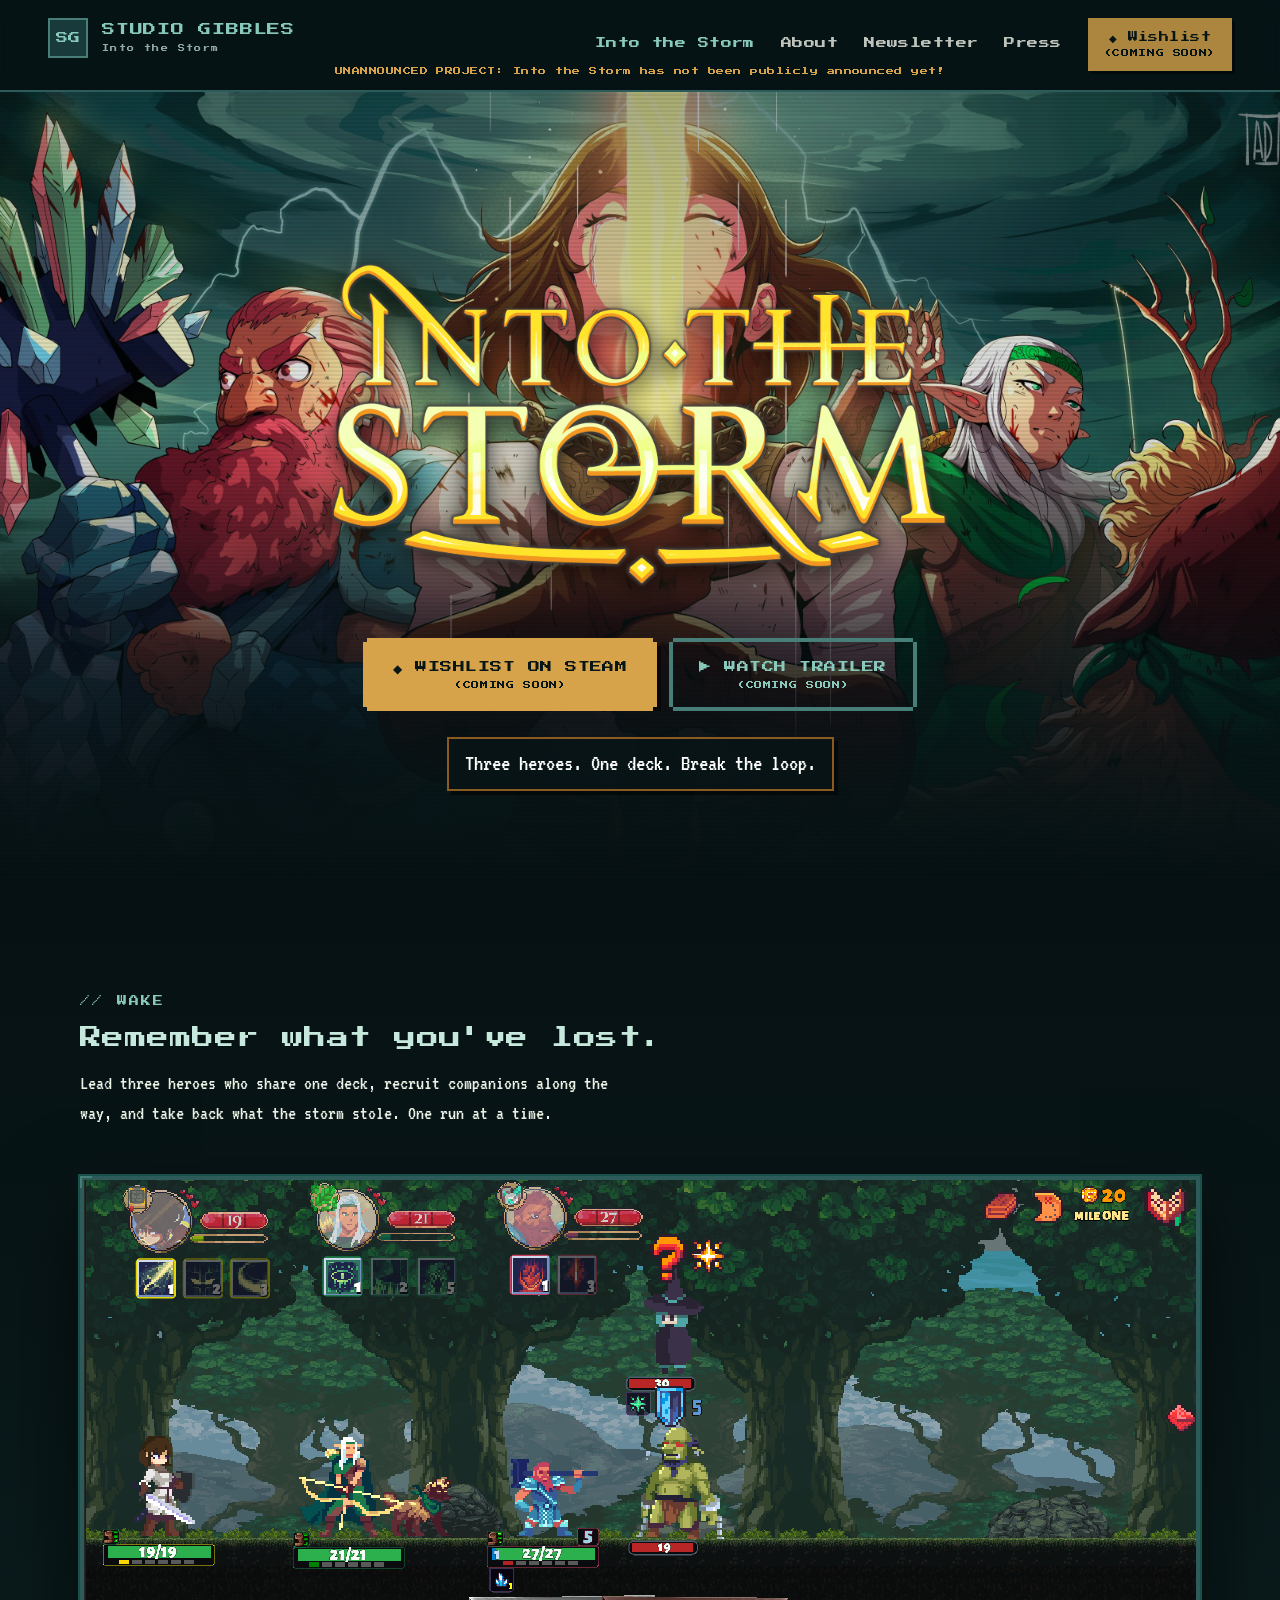
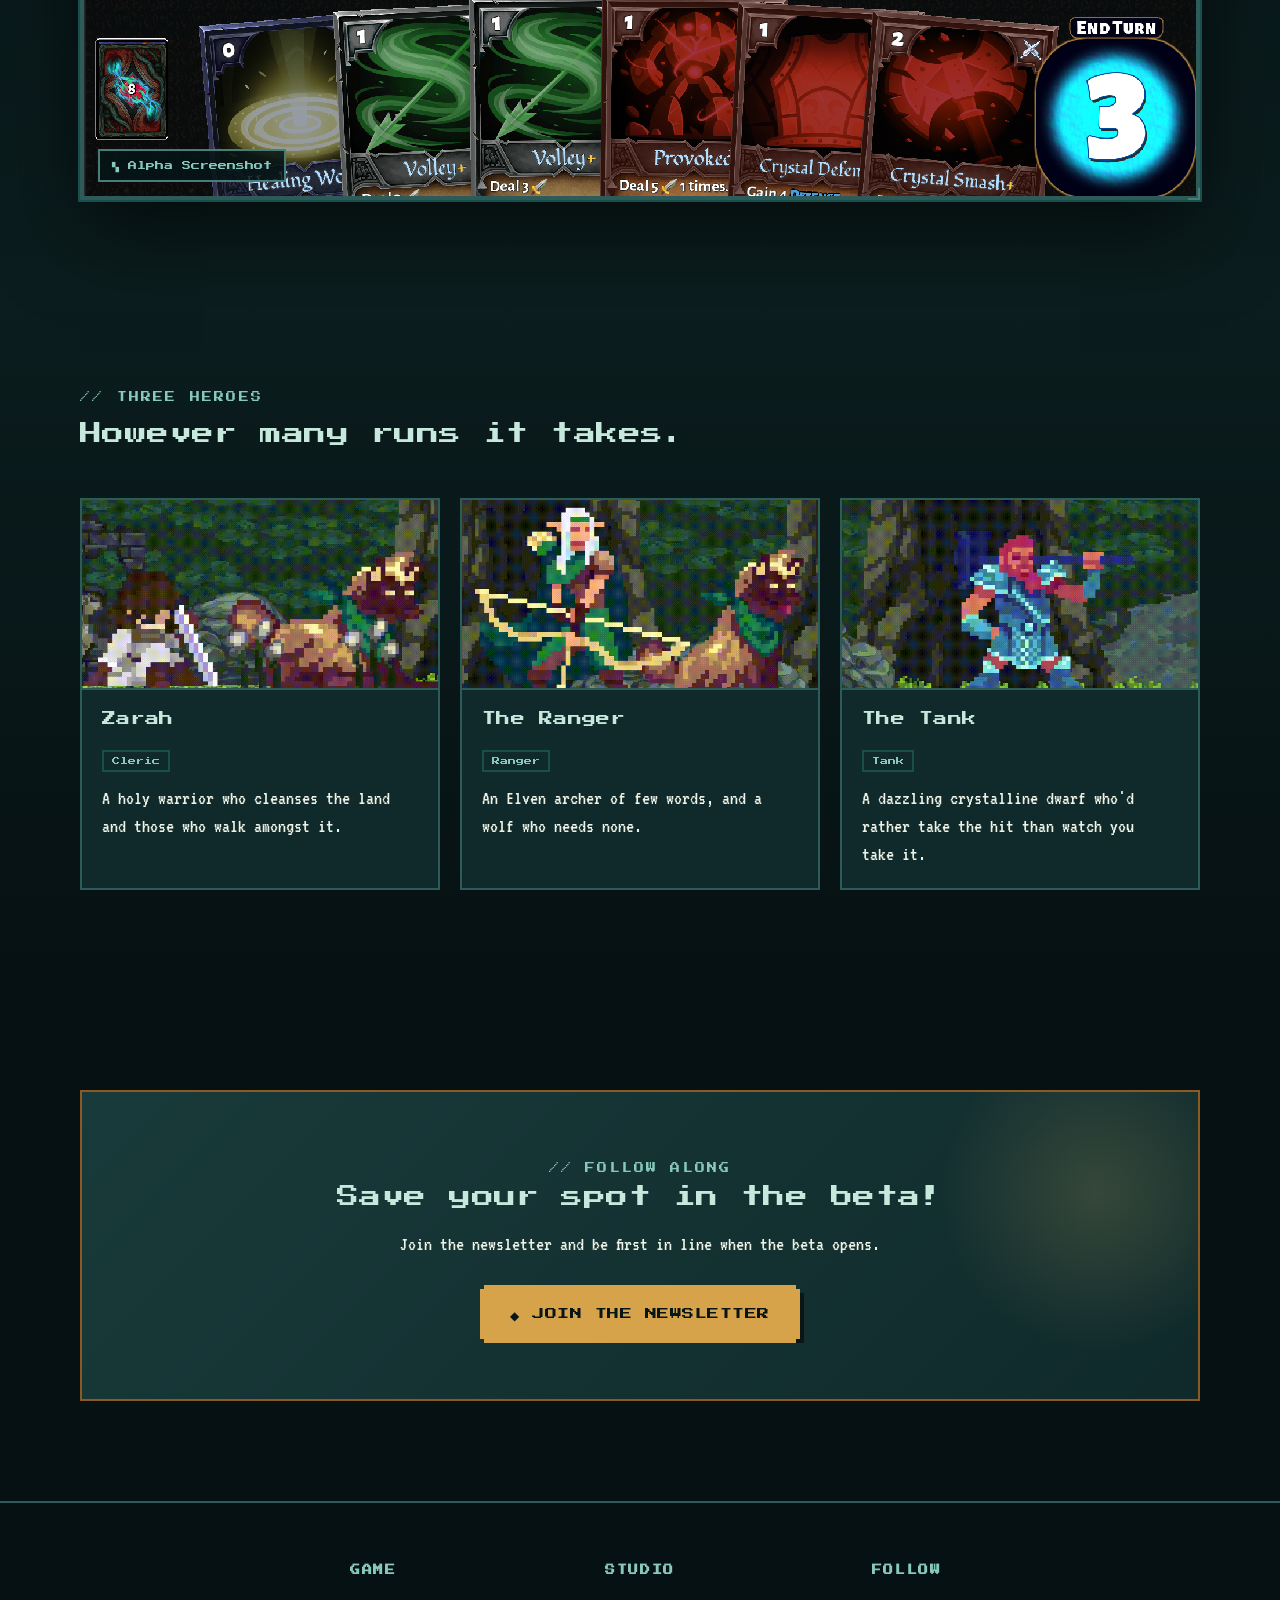
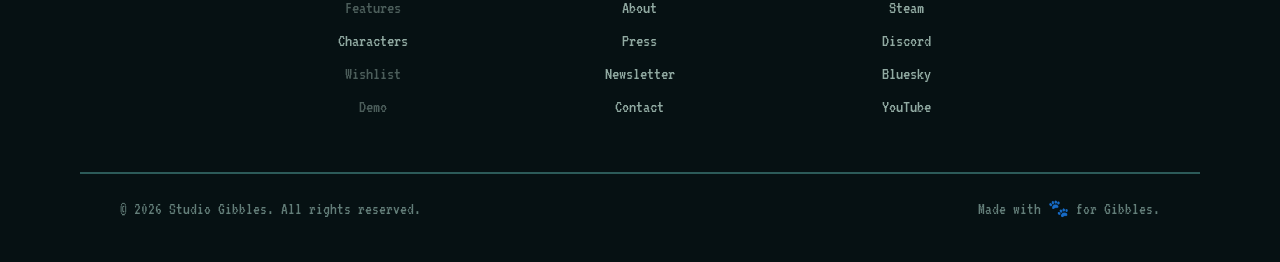
<file: index.html>
<!DOCTYPE html>
<html lang="en">
<head>
<meta charset="UTF-8">
<meta name="viewport" content="width=device-width, initial-scale=1.0">
<title>Studio Gibbles - Into the Storm</title>
<meta name="description" content="Into the Storm is a roguelite deckbuilder where three heroes share one deck. Build synergies, brave the storm, and break the loop. Wishlist soon on Steam.">
<link rel="icon" href="/assets/favicon.svg">
<link rel="canonical" href="https://studiogibbles.com/">
<meta property="og:type" content="website">
<meta property="og:title" content="Studio Gibbles - Into the Storm">
<meta property="og:description" content="Three heroes. One deck. One storm. Wishlist soon on Steam.">
<meta property="og:image" content="/assets/og-image.png">
<meta property="og:url" content="https://studiogibbles.com/">
<meta name="twitter:card" content="summary_large_image">
<link rel="preconnect" href="https://fonts.googleapis.com">
<link rel="preconnect" href="https://fonts.gstatic.com" crossorigin>
<link href="https://fonts.googleapis.com/css2?family=Caesar+Dressing&family=Press+Start+2P&family=VT323&display=swap" rel="stylesheet">
<link rel="stylesheet" href="/assets/styles.css?v=cee33a7">
</head>
<body>
<a class="skip" href="#main">Skip to content</a>
<header class="site-nav">
  <a class="brand" href="/" aria-label="Studio Gibbles home">
    <span class="mark"><span>SG</span></span>
    <span><b>STUDIO GIBBLES</b><small>Into the Storm</small></span>
  </a>
  <button class="navtoggle" aria-expanded="false" aria-controls="nav">Menu</button>
  <nav class="navlinks" id="nav" aria-label="Primary">
    <a href="/" aria-current="page">Into the Storm</a>
    <a href="/about/">About</a>
    <a href="/newsletter/">Newsletter</a>
    <a href="/press/">Press</a>
    <a class="navwish" href="#" rel="noopener"><span>◆ Wishlist</span><small class="soon">(coming soon)</small></a>
  </nav>
  <p class="site-notice">UNANNOUNCED PROJECT: Into the Storm has not been publicly announced yet!</p>
</header>

<main id="main">
<section class="hero">
  <div class="heroBg" style="background-image:url('/assets/img/into-the-storm-hero.webp')"></div>
  <div class="heroCloud"></div>
  <div class="crackle"></div>
  <div class="heroVeil"></div>
  <div class="scan"></div>
  <div class="heroInner">
    <h1 class="wordmark"><img src="/assets/img/Full%20Size%20Logo.png" alt="Into the Storm" width="3286" height="1793"></h1>
    <div class="cta">
      <a class="pxbtn has-soon" href="https://wgd-ysrqup.subscribepage.io/" target="_blank" rel="noopener noreferrer"><span>◆ Wishlist on Steam</span><small class="soon">(coming soon)</small></a>
      <a class="pxbtn ghost has-soon" href="https://wgd-ysrqup.subscribepage.io/" target="_blank" rel="noopener noreferrer"><span>▶ Watch trailer</span><small class="soon">(coming soon)</small></a>
    </div>
    <p class="tag">Three heroes. One deck. Break the loop.</p>
  </div>
</section>

<section class="gameplay">
  <div class="wrap">
    <div class="head"><span class="label">// Wake</span><h2 class="cinzel">Remember what you've lost.</h2>
      <p>Lead three heroes who share one deck, recruit companions along the way, and take back what the storm stole. One run at a time.</p></div>
    <div class="shot panel">
      <img src="/assets/img/combat_screenshot.png" alt="In-engine tactical combat in Into the Storm" width="1920" height="1080">
      <div class="frameGlow"></div>
      <div class="shotTag">▚ Alpha Screenshot</div>
    </div>
  </div>
</section>


<section class="party">
  <div class="wrap">
    <div class="head"><span class="label">// Three heroes</span><h2 class="cinzel">However many runs it takes.</h2></div>
    <div class="roster">
      <div class="hcard"><div class="avatar" style="background-image:url('/assets/gifs/Zarah and Gibbles .gif')"></div><h4>Zarah</h4><div class="role"><span>Cleric</span></div><p>A holy warrior who cleanses the land and those who walk amongst it.</p></div>
      <div class="hcard"><div class="avatar" style="background-image:url('/assets/gifs/Ranger and Gibbles.gif')"></div><h4>The Ranger</h4><div class="role"><span>Ranger</span></div><p>An Elven archer of few words, and a wolf who needs none.</p></div>
      <div class="hcard"><div class="avatar" style="background-image:url('/assets/gifs/TAnk.gif')"></div><h4>The Tank</h4><div class="role"><span>Tank</span></div><p>A dazzling crystalline dwarf who'd rather take the hit than watch you take it.</p></div>
    </div>
  </div>
</section>

<section class="news">
  <div class="wrap">
    <div class="newsBox">
      <span class="label aboutLabel">// Follow along</span>
      <h2 class="cinzel">Save your spot in the beta!</h2>
      <p>Join the newsletter and be first in line when the beta opens.</p>
      <a class="pxbtn" href="https://wgd-ysrqup.subscribepage.io/" target="_blank" rel="noopener noreferrer">◆ Join the newsletter</a>
    </div>
  </div>
</section>
</main>

<footer class="site-footer">
  <div class="wrap">
    <div class="fgrid">
      <div class="fcol"><h5>GAME</h5><a class="stub" href="/#main">Features</a><a href="/">Characters</a><a class="stub" href="#">Wishlist</a><a class="stub" href="#">Demo</a></div>
      <div class="fcol"><h5>STUDIO</h5><a href="/about/">About</a><a href="/press/">Press</a><a href="/newsletter/">Newsletter</a><a href="mailto:hello@studiogibbles.com">Contact</a></div>
      <div class="fcol"><h5>FOLLOW</h5><a href="https://steamcommunity.com/id/GamesByGatsby">Steam</a><a href="https://discord.gg/WqWxDTQWFa">Discord</a><a href="https://bsky.app/profile/willdooling.bsky.social">Bluesky</a><a href="https://www.youtube.com/@itsthewgd">YouTube</a></div>
    </div>
    <div class="fbar"><span>© 2026 Studio Gibbles. All rights reserved.</span><span>Made with <span class="paw">🐾</span> for Gibbles.</span></div>
  </div>
</footer>
<script src="/assets/main.js"></script>
</body>
</html>
</file>
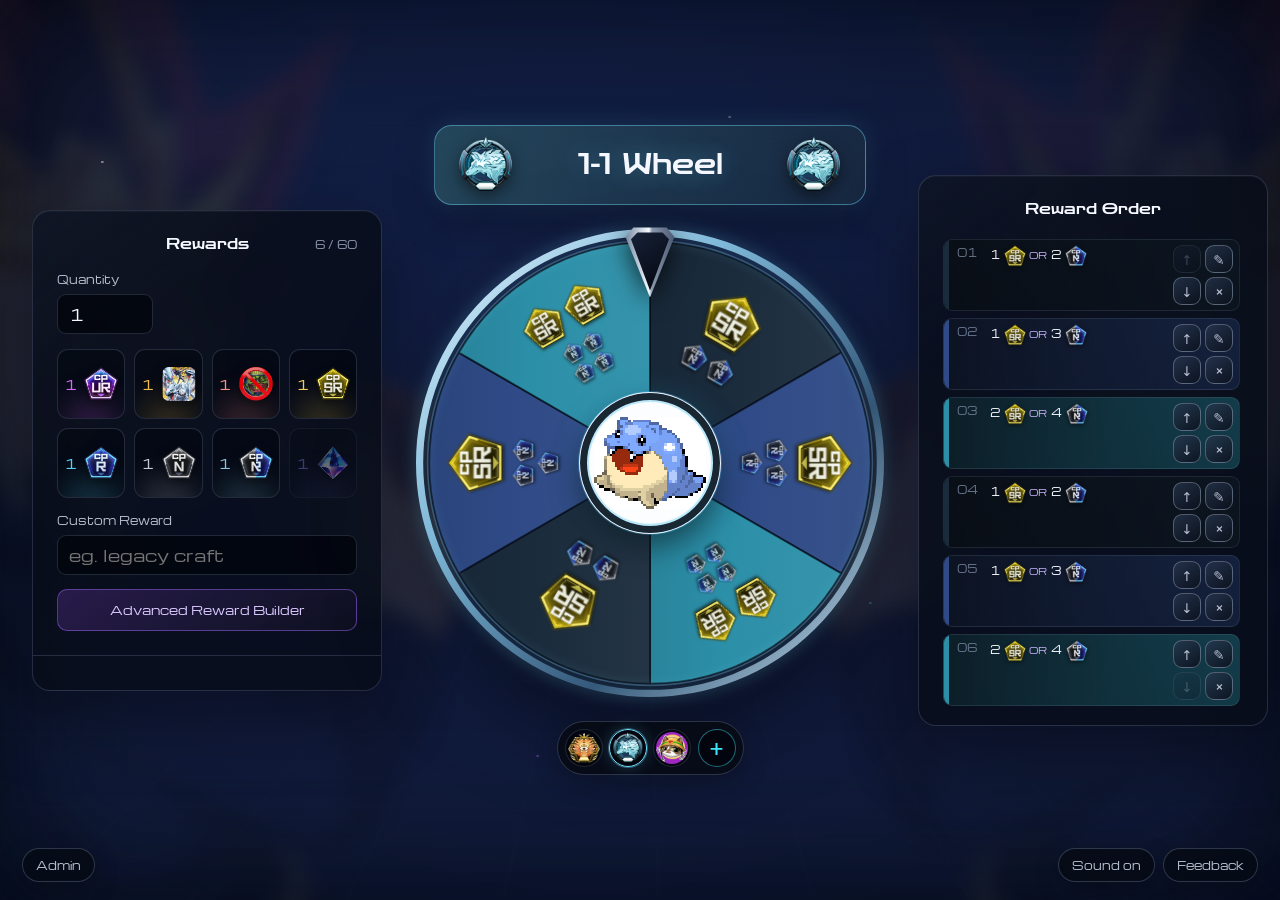
<file: MasterSagaWheel/index.html>
<!doctype html>
<html lang="en">
<head>
  <meta charset="utf-8">
  <meta name="viewport" content="width=device-width, initial-scale=1">
  <meta name="robots" content="noindex,nofollow">
  <meta name="theme-color" content="#050811">
  <title>Saga Wheel 2.0</title>
  <meta name="description" content="A browser-local custom selection wheel.">
  <link rel="icon" href="/assets/favicon.svg">
  <link rel="preconnect" href="https://fonts.googleapis.com">
  <link rel="preconnect" href="https://fonts.gstatic.com" crossorigin>
  <link rel="stylesheet" href="https://fonts.googleapis.com/css2?family=Michroma&family=Zen+Dots&display=swap">
  <link rel="stylesheet" href="wheel.css?v=a25caaa-motion1">
  <script src="wheel.js?v=a25caaa-motion1" defer></script>
</head>
<body>
  <div class="scene-backdrop" id="scene-backdrop" aria-hidden="true">
    <div class="scene-backdrop__mirror" id="scene-backdrop-mirror">
      <div class="scene-backdrop__half scene-backdrop__half--left">
        <div class="scene-backdrop__flip">
          <img class="scene-backdrop__img" src="bg.png" alt="" draggable="false">
        </div>
      </div>
      <div class="scene-backdrop__half scene-backdrop__half--right">
        <img class="scene-backdrop__img" src="bg.png" alt="" draggable="false">
      </div>
    </div>
  </div>

  <div class="ambient-field" aria-hidden="true">
    <span class="ambient-field__grid"></span>
    <span class="ambient-field__bloom ambient-field__bloom--cyan"></span>
    <span class="ambient-field__bloom ambient-field__bloom--violet"></span>
    <span class="ambient-field__stars"></span>
  </div>

  <main class="app-shell">
    <aside class="side-rail side-rail--left setup-only" aria-label="Wheel setup">
      <section class="editor-section editor-section--add" aria-labelledby="add-heading">
        <div class="section-heading section-heading--with-total">
          <h2 id="add-heading">Rewards</h2>
          <output class="entry-total" id="entry-total">0 / 60</output>
        </div>

        <div id="reward-source-rail">
          <div class="reward-source" id="reward-source">
            <div class="quantity-row">
              <label class="field quantity-field">
                <span>Quantity</span>
                <input id="shared-quantity" name="quantity" type="number" min="1" max="60" step="1" value="1" inputmode="numeric" required>
              </label>
            </div>

            <div class="tier-chips" aria-label="Reward choices">
              <button class="tier-chip tier-chip--ur" type="button" data-reward="ur"><img src="UR_Craft_Asset.png" alt=""><span>1</span></button>
              <button class="tier-chip tier-chip--packs" type="button" data-reward="packs"><img src="The_Masters_Saga-Pack-Master_Duel.png" alt=""><span>1</span></button>
              <button class="tier-chip tier-chip--bans" type="button" data-reward="bans"><img src="Ban_Asset.png" alt=""><span>1</span></button>
              <button class="tier-chip tier-chip--sr" type="button" data-reward="sr"><img src="SR_Craft_asset.png" alt=""><span>1</span></button>
              <button class="tier-chip tier-chip--r" type="button" data-reward="r"><img src="R_Craft_asset.png" alt=""><span>1</span></button>
              <button class="tier-chip tier-chip--n" type="button" data-reward="n"><img src="N_Craft_asset.png" alt=""><span>1</span></button>
              <button class="tier-chip tier-chip--nr" type="button" data-reward="nr"><img src="N_R_Craft_asset.png" alt=""><span>1</span></button>
              <button class="tier-chip tier-chip--custom" id="custom-gem-submit" type="submit" form="custom-entry-form" disabled aria-label="Add custom reward" title="Enter custom reward text first"><img src="Master_Duel_Gem.png" alt=""><span>1</span></button>
            </div>

            <form class="custom-entry" id="custom-entry-form">
              <label class="field field--label">
                <span>Custom Reward</span>
                <input id="custom-label" name="label" type="text" maxlength="48" autocomplete="off" placeholder="eg. legacy craft" required>
              </label>
            </form>
          </div>
        </div>

        <button class="composer-toggle" id="composer-toggle" type="button" aria-expanded="false" aria-controls="entry-composer">Advanced Reward Builder</button>
      </section>

      <p class="editor-status" id="editor-status" role="status" aria-live="polite"></p>
    </aside>

    <section class="wheel-stage" aria-label="Selection wheel">
      <header class="wheel-identity" id="wheel-identity">
        <img id="wheel-identity-icon" src="Genex_Controller-Icon-Master_Duel.png" alt="">
        <h1 id="wheel-identity-name">Custom Wheel</h1>
        <img id="wheel-identity-icon-end" src="Genex_Controller-Icon-Master_Duel.png" alt="">
      </header>

      <div class="wheel-shell" id="wheel-shell">
        <div class="wheel-aura" aria-hidden="true"></div>
        <img class="spin-warp" id="spin-warp" alt="" aria-hidden="true">
        <div class="winner-reveal" aria-hidden="true"></div>
        <div class="wheel-pointer" id="wheel-pointer" aria-hidden="true">
          <span></span>
        </div>

        <svg class="wheel" id="wheel" viewBox="0 0 600 600" role="img" aria-labelledby="wheel-title wheel-description">
          <title id="wheel-title">Selection wheel</title>
          <desc id="wheel-description">The wheel is empty. Add a reward to begin.</desc>
          <defs>
            <radialGradient id="empty-wheel-fill" cx="50%" cy="42%" r="62%">
              <stop offset="0" stop-color="#131d31"/>
              <stop offset="0.72" stop-color="#090e1a"/>
              <stop offset="1" stop-color="#050811"/>
            </radialGradient>
            <!-- The rim metal. Its four stops are themed per preset from --rim-1..4, so the
                 wheel's identity reads off the frame rather than off the slice faces. -->
            <linearGradient id="wheel-rim-metal" x1="0" y1="0" x2="1" y2="1">
              <stop offset="0" stop-color="var(--rim-1)"/>
              <stop offset="0.34" stop-color="var(--rim-2)"/>
              <stop offset="0.68" stop-color="var(--rim-3)"/>
              <stop offset="1" stop-color="var(--rim-4)"/>
            </linearGradient>
            <filter id="slice-glow" x="-30%" y="-30%" width="160%" height="160%">
              <feGaussianBlur stdDeviation="7" result="blur"/>
              <feMerge><feMergeNode in="blur"/><feMergeNode in="SourceGraphic"/></feMerge>
            </filter>
          </defs>
          <circle class="wheel__back" cx="300" cy="300" r="276"/>
          <g class="wheel__rotor" id="wheel-rotor"></g>
          <g class="wheel__fixed" aria-hidden="true">
            <circle class="wheel__inner-ring" cx="300" cy="300" r="278"/>
            <circle class="wheel__rim" cx="300" cy="300" r="288"/>
          </g>
        </svg>

        <div class="snow-field" id="snow-field" aria-hidden="true"></div>
        <div class="winner-particles" id="winner-particles" aria-hidden="true"></div>

        <article class="result-card" id="result-card" tabindex="-1" aria-hidden="true">
          <div class="result-card__primary" id="result-primary"></div>
          <div class="result-card__alternatives" id="result-alternatives"></div>
        </article>

        <button class="spin-button" id="spin-button" type="button" aria-label="Spin the wheel" disabled>
          <span class="spheal-rotator" id="spheal-rotator">
            <span class="spheal-reactor" id="spheal-reactor">
              <span class="spheal-crop">
                <img src="SphealGen3Sprite.png" alt="" draggable="false">
              </span>
              <span class="spheal-pulse" id="spheal-pulse" aria-hidden="true"></span>
            </span>
          </span>
          <span class="sr-only" id="spin-count">No rewards</span>
        </button>

        <p class="empty-wheel setup-only" id="empty-wheel">Add rewards to activate the wheel</p>
      </div>
      <section class="saved-wheel-dock setup-only" aria-label="Saved wheels">
        <div class="saved-wheel-dock__list" id="preset-list" role="list"></div>
        <button class="saved-wheel-dock__new" id="new-wheel-button" type="button" aria-label="Create a new wheel" title="New wheel">+</button>
      </section>
    </section>

    <aside class="side-rail side-rail--right setup-only" aria-label="Wheel controls">
      <section class="editor-section editor-section--slices" aria-labelledby="slices-heading">
        <div class="section-heading">
          <h2 id="slices-heading">Reward Order</h2>
        </div>
        <ol class="slice-list" id="slice-list">
          <li class="empty-list">No rewards yet.</li>
        </ol>
      </section>
    </aside>
  </main>

  <div class="utility-chips utility-chips--left setup-only" aria-label="Admin controls">
    <button class="admin-chip" id="admin-toggle" type="button" aria-expanded="false" aria-controls="admin-popover">Admin</button>
    <section class="admin-popover" id="admin-popover" aria-label="Wheel administration" tabindex="-1" hidden>
      <label class="toggle-control">
        <input id="rigged-toggle" type="checkbox">
        <span aria-hidden="true"></span>
        <b>Force reward</b>
      </label>
      <label class="field">
        <span>Choose what the wheel lands on</span>
        <select id="rigged-winner" disabled>
          <option value="" disabled selected>Forced reward</option>
        </select>
      </label>
    </section>
  </div>

  <div class="utility-chips" aria-label="Page utilities">
    <button class="sound-chip" id="sound-toggle" type="button" aria-pressed="true">Sound on</button>
    <a class="feedback-chip" href="https://forms.gle/cAHrPmv7hJ1EaCwV8" target="_blank" rel="noopener noreferrer">Feedback</a>
  </div>

  <dialog class="wheel-dialog" id="reward-dialog" aria-labelledby="composer-heading">
    <section class="entry-composer" id="entry-composer" aria-labelledby="composer-heading">
      <div class="composer-heading">
        <h3 id="composer-heading">Advanced Reward Builder</h3>
        <button class="composer-close" id="composer-close" type="button" aria-label="Close reward editor">×</button>
      </div>

      <div class="composer-simple" id="composer-simple">
        <div class="simple-expression" id="simple-expression" aria-label="Combined reward expression"></div>
      </div>

      <section class="composer-source" id="composer-source-mount" aria-label="Reward choices"></section>
      <p class="composer-validation" id="composer-validation" role="alert"></p>
      <div class="composer-actions"><button class="small-button" id="composer-reset" type="button">Reset</button><button class="add-button" id="composer-submit" type="button">Add reward to wheel</button></div>
    </section>
  </dialog>

  <dialog class="wheel-dialog wheel-dialog--new" id="new-wheel-dialog" aria-labelledby="new-wheel-title">
    <form id="new-wheel-form">
      <h2 id="new-wheel-title">New wheel</h2>
      <label class="field"><span>Name</span><input id="new-wheel-name" type="text" maxlength="48" autocomplete="off" placeholder="Custom Wheel" required></label>
      <fieldset class="preset-icon-picker"><legend>Icon</legend><label><input type="radio" name="newWheelIcon" value="condemned" checked><img src="Condemned_Darklord-Icon-Master_Duel.png" alt="Condemned Darklord"></label><label><input type="radio" name="newWheelIcon" value="eldlich"><img src="Eldlich_the_Golden_Lord-Icon-Master_Duel.png" alt="Eldlich the Golden Lord"></label><label><input type="radio" name="newWheelIcon" value="genex"><img src="Genex_Controller-Icon-Master_Duel.png" alt="Genex Controller"></label></fieldset>
      <p class="dialog-validation" id="new-wheel-validation" role="alert"></p>
      <div class="dialog-actions"><button class="dialog-button" type="button" id="import-wheel-open">Import wheel</button><button class="dialog-button dialog-button--cancel" type="button" value="cancel" id="new-wheel-cancel">Cancel</button><button class="dialog-button dialog-button--confirm" type="submit">Create wheel</button></div>
    </form>
  </dialog>

  <dialog class="wheel-dialog wheel-dialog--import" id="import-dialog" aria-labelledby="import-dialog-title" aria-describedby="import-dialog-note">
    <form class="import-dialog__content" id="import-wheel-form">
      <h2 id="import-dialog-title">Import wheel</h2>
      <p class="import-dialog__note" id="import-dialog-note">Paste exported settings below</p>
      <textarea id="import-wheel-text" aria-label="Wheel export" spellcheck="false" autocomplete="off" autocapitalize="off" placeholder="Paste export here" aria-describedby="import-dialog-note import-wheel-validation"></textarea>
      <p class="dialog-validation" id="import-wheel-validation" role="alert"></p>
      <div class="dialog-actions">
        <button class="dialog-button dialog-button--confirm" type="submit">Import wheel</button>
        <button class="dialog-button dialog-button--cancel" id="import-wheel-cancel" type="button">Cancel</button>
      </div>
    </form>
  </dialog>

  <dialog class="wheel-dialog wheel-dialog--export" id="export-dialog" aria-labelledby="export-dialog-title">
    <section class="export-dialog__content">
      <h2 id="export-dialog-title">Export Wheel</h2>
      <p class="export-dialog__status" id="export-copy-status" role="status" aria-live="polite"></p>
      <div class="dialog-actions">
        <button class="dialog-button dialog-button--confirm" id="copy-export-settings" type="button">Copy Export Settings</button>
        <button class="dialog-button dialog-button--cancel" id="export-dialog-close" type="button">Close</button>
      </div>
    </section>
  </dialog>

  <dialog class="confirm-dialog" id="confirm-dialog" aria-label="Warning" aria-describedby="confirm-message">
    <form method="dialog">
      <p class="dialog-kicker dialog-kicker--warning">Warning!</p>
      <p id="confirm-message"></p>
      <div class="dialog-actions">
        <button class="dialog-button dialog-button--cancel" id="confirm-cancel" value="cancel">Cancel</button>
        <button class="dialog-button dialog-button--confirm" id="confirm-action" value="confirm">Confirm</button>
      </div>
    </form>
  </dialog>

  <p class="sr-only" id="result-announcement" aria-live="assertive"></p>
</body>
</html>
</file>
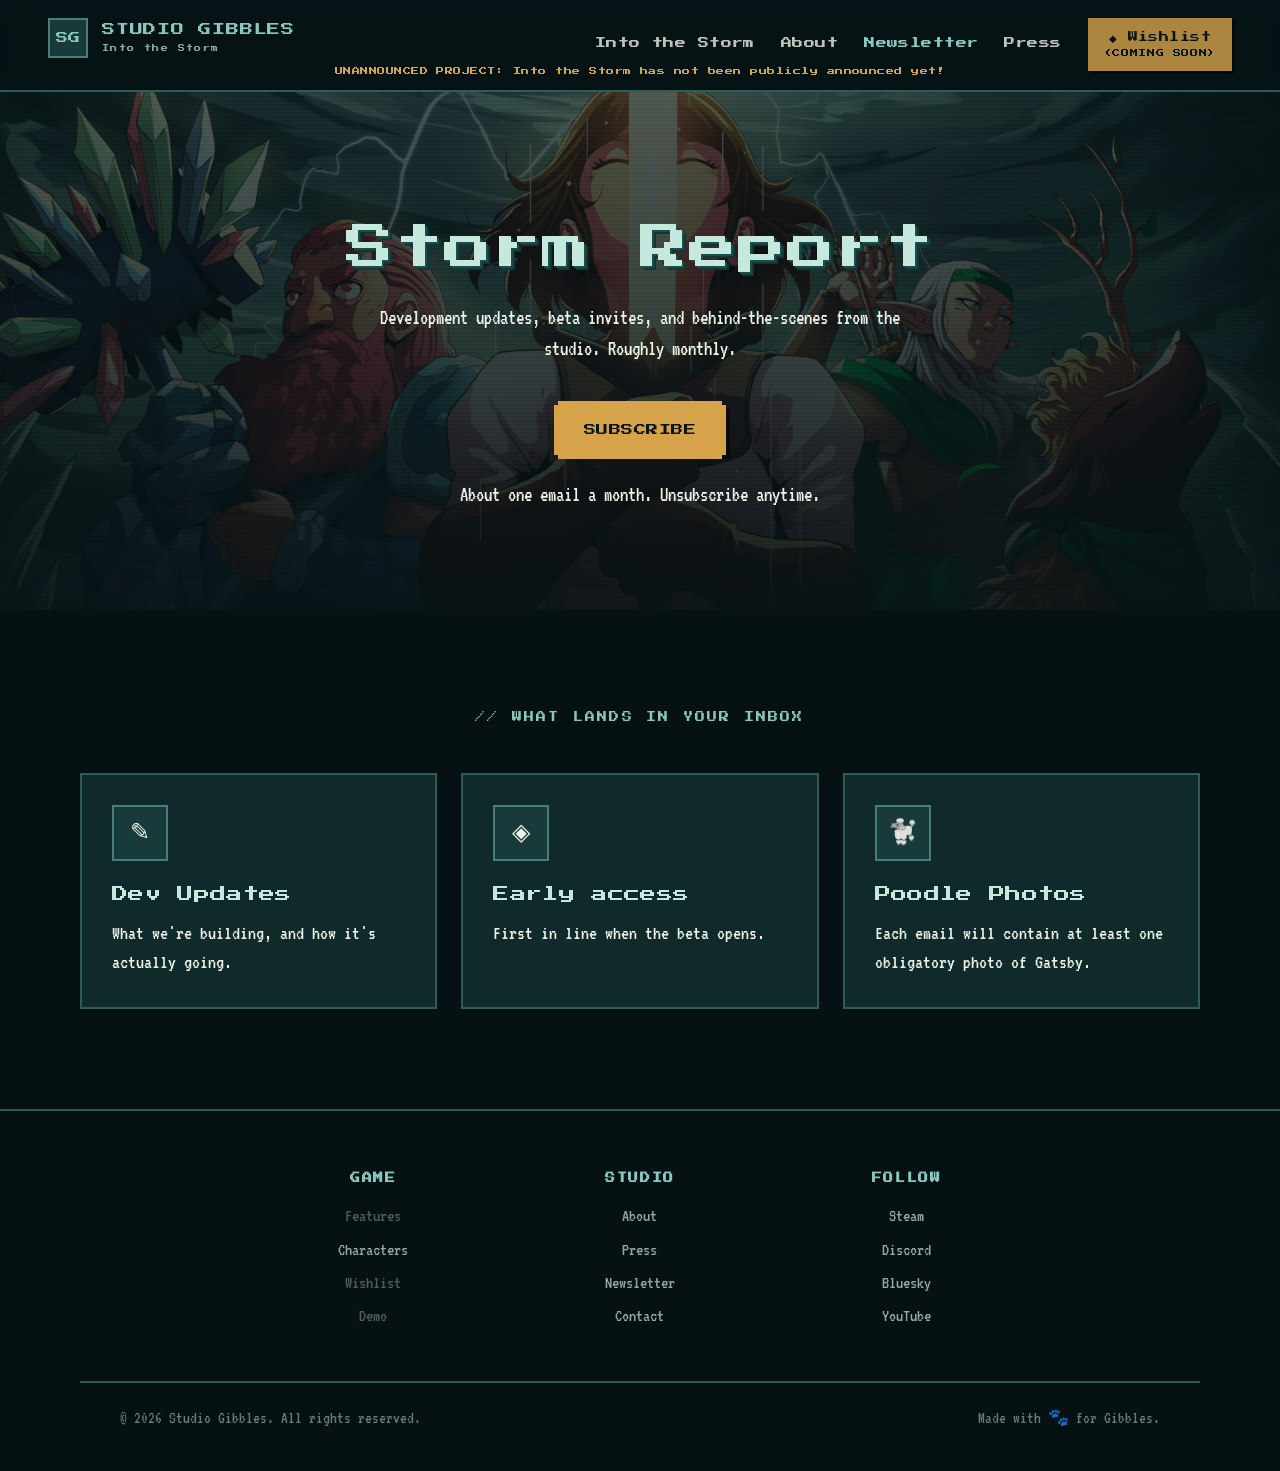
<file: newsletter/index.html>
<!DOCTYPE html>
<html lang="en">
<head>
<meta charset="UTF-8">
<meta name="viewport" content="width=device-width, initial-scale=1.0">
<title>Studio Gibbles - Storm Report</title>
<meta name="description" content="Storm Report: development updates, beta invites, and behind-the-scenes from Studio Gibbles. Roughly monthly. No spam.">
<link rel="icon" href="/assets/favicon.svg">
<link rel="canonical" href="https://studiogibbles.com/newsletter/">
<meta property="og:type" content="website">
<meta property="og:title" content="Studio Gibbles - Storm Report">
<meta property="og:description" content="Storm Report: straight to your inbox. Roughly monthly.">
<meta property="og:image" content="/assets/og-image.png">
<meta name="twitter:card" content="summary_large_image">
<link rel="preconnect" href="https://fonts.googleapis.com">
<link rel="preconnect" href="https://fonts.gstatic.com" crossorigin>
<link href="https://fonts.googleapis.com/css2?family=Press+Start+2P&family=VT323&display=swap" rel="stylesheet">
<link rel="stylesheet" href="/assets/styles.css?v=cee33a7">
<style>
.nhero{padding:110px 0 100px;position:relative;overflow:hidden;text-align:center;background:var(--bg2) center/cover;background-image:url('/assets/img/Final Capsule 1.png')}
.nhero .veil{position:absolute;inset:0;background:linear-gradient(180deg,rgba(7,20,22,.7),rgba(7,20,22,.92))}
.nhero .scan{position:absolute;inset:0;background:repeating-linear-gradient(0deg,rgba(0,0,0,.14) 0 2px,transparent 2px 4px);opacity:.5}
.nhero .in{position:relative}
.nhero h1{font-family:var(--font-head);font-weight:400;color:#c7e8dc;letter-spacing:.02em;font-size:clamp(28px,5vw,48px);line-height:1.2;margin:18px 0 0;text-shadow:2px 2px 0 var(--cyan-deep),4px 4px 0 #103638}
.nhero p{max-width:560px;margin:24px auto 0;color:var(--ink);font-size:21px;line-height:1.5}
.signup{max-width:600px;margin:40px auto 0}
.headC{text-align:center;align-items:center}
</style>
</head>
<body>
<a class="skip" href="#main">Skip to content</a>
<header class="site-nav">
  <a class="brand" href="/" aria-label="Studio Gibbles home"><span class="mark"><span>SG</span></span><span><b>STUDIO GIBBLES</b><small>Into the Storm</small></span></a>
  <button class="navtoggle" aria-expanded="false" aria-controls="nav">Menu</button>
  <nav class="navlinks" id="nav" aria-label="Primary">
    <a href="/">Into the Storm</a><a href="/about/">About</a><a href="/newsletter/" aria-current="page">Newsletter</a><a href="/press/">Press</a><a class="navwish" href="#"><span>◆ Wishlist</span><small class="soon">(coming soon)</small></a>
  </nav>
  <p class="site-notice">UNANNOUNCED PROJECT: Into the Storm has not been publicly announced yet!</p>
</header>

<main id="main">
<section class="nhero"><div class="veil"></div><div class="scan"></div><div class="wrap"><div class="in">
  <h1>Storm Report<br></h1>
  <p>Development updates, beta invites, and behind-the-scenes from the studio. Roughly monthly.</p>
  <div class="signup">
    <a class="pxbtn" href="https://wgd-ysrqup.subscribepage.io/" target="_blank" rel="noopener noreferrer">Subscribe</a>
    <p class="finePrint" data-note>About one email a month. Unsubscribe anytime.</p>
  </div>
</div></div></section>

<section class="news"><div class="wrap">
  <div class="head headC"><span class="label">// What lands in your inbox</span></div>
  <div class="grid3">
    <div class="pill"><div class="ico">✎</div><h3>Dev Updates</h3><p>What we're building, and how it's actually going.</p></div>
    <div class="pill"><div class="ico">◈</div><h3>Early access</h3><p>First in line when the beta opens.</p></div>
    <div class="pill"><div class="ico">🐩</div><h3>Poodle Photos</h3><p>Each email will contain at least one obligatory photo of Gatsby.</p></div>
  </div>
</div></section>
</main>

<footer class="site-footer"><div class="wrap">
  <div class="fgrid">
    <div class="fcol"><h5>GAME</h5><a class="stub" href="/#main">Features</a><a href="/">Characters</a><a class="stub" href="#">Wishlist</a><a class="stub" href="#">Demo</a></div>
    <div class="fcol"><h5>STUDIO</h5><a href="/about/">About</a><a href="/press/">Press</a><a href="/newsletter/">Newsletter</a><a href="mailto:hello@studiogibbles.com">Contact</a></div>
    <div class="fcol"><h5>FOLLOW</h5><a href="https://steamcommunity.com/id/GamesByGatsby">Steam</a><a href="https://discord.gg/WqWxDTQWFa">Discord</a><a href="https://bsky.app/profile/willdooling.bsky.social">Bluesky</a><a href="https://www.youtube.com/@itsthewgd">YouTube</a></div>
  </div>
  <div class="fbar"><span>© 2026 Studio Gibbles. All rights reserved.</span><span>Made with <span class="paw">🐾</span> for Gibbles.</span></div>
</div></footer>
<script src="/assets/main.js"></script>
</body>
</html>
</file>
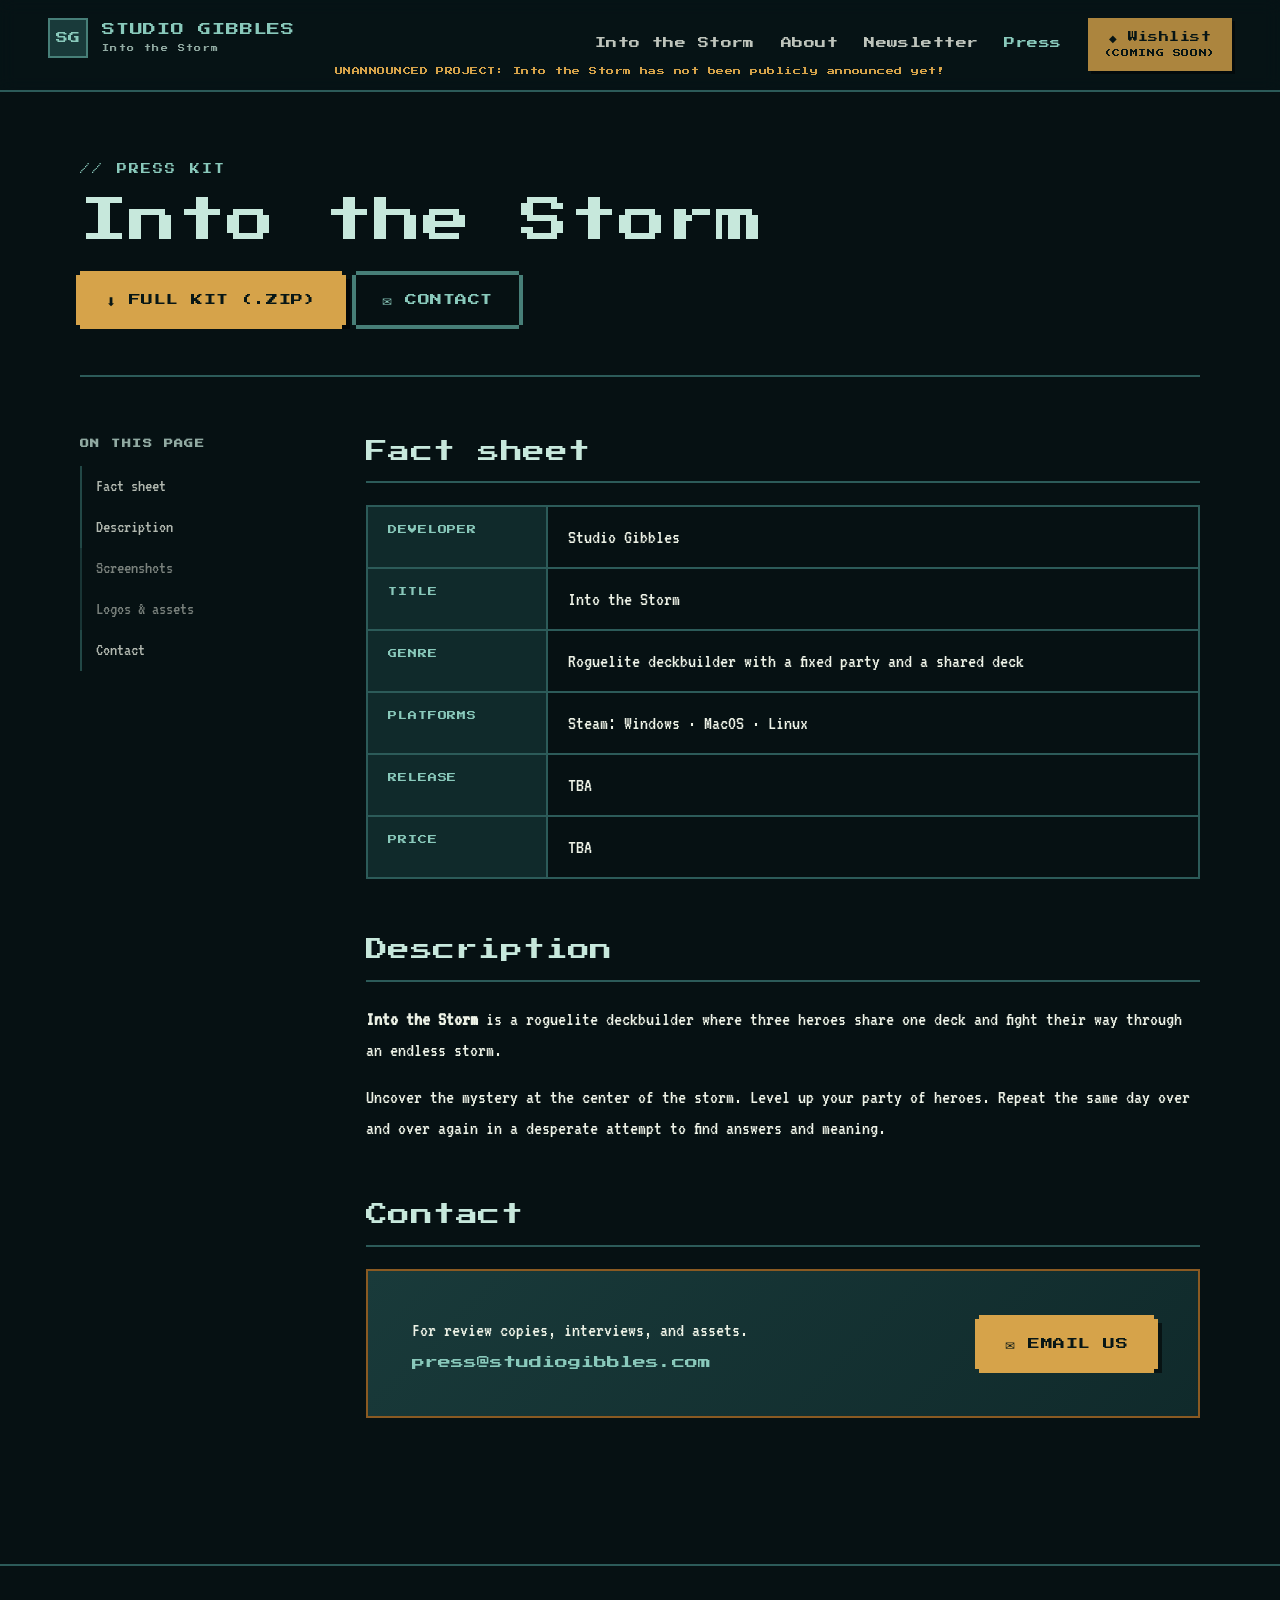
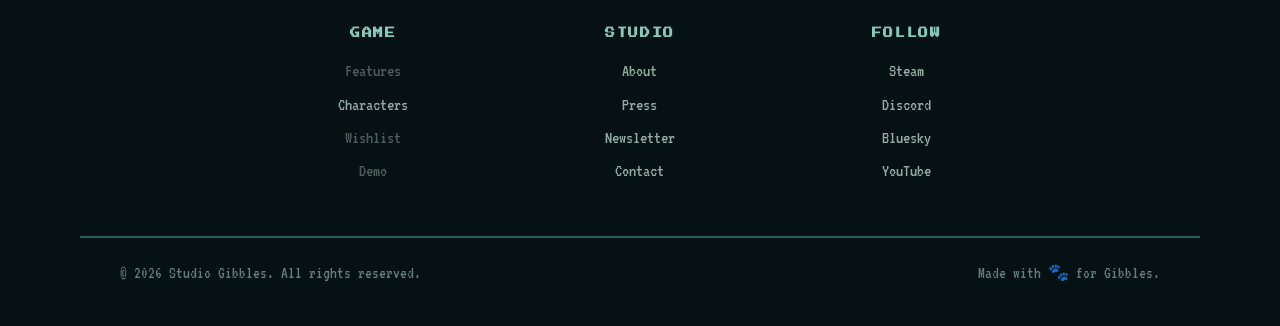
<file: press/index.html>
<!DOCTYPE html>
<html lang="en">
<head>
<meta charset="UTF-8">
<meta name="viewport" content="width=device-width, initial-scale=1.0">
<title>Studio Gibbles - Into the Storm Press Kit</title>
<meta name="description" content="Press kit for Into the Storm by Studio Gibbles: fact sheet, description, screenshots, logos, and press contact.">
<link rel="icon" href="/assets/favicon.svg">
<link rel="canonical" href="https://studiogibbles.com/press/">
<meta property="og:type" content="website">
<meta property="og:title" content="Studio Gibbles - Into the Storm Press Kit">
<meta property="og:description" content="Fact sheet, screenshots, logos, and press contact for Into the Storm.">
<meta property="og:image" content="/assets/og-image.png">
<meta name="twitter:card" content="summary_large_image">
<link rel="preconnect" href="https://fonts.googleapis.com">
<link rel="preconnect" href="https://fonts.gstatic.com" crossorigin>
<link href="https://fonts.googleapis.com/css2?family=Press+Start+2P&family=VT323&display=swap" rel="stylesheet">
<link rel="stylesheet" href="/assets/styles.css?v=cee33a7">
<style>
.phead{padding:70px 0 50px;border-bottom:2px solid var(--line);display:flex;justify-content:space-between;align-items:flex-end;gap:24px;flex-wrap:wrap}
.phead h1{font-family:var(--font-head);font-weight:400;color:#c7e8dc;letter-spacing:.02em;font-size:clamp(28px,5vw,48px);line-height:1.2;margin-top:16px}
.phead .dl{display:flex;gap:14px;flex-wrap:wrap}
.layout{display:grid;grid-template-columns:230px 1fr;gap:56px;padding:60px 0 90px}
.side{position:sticky;top:90px;align-self:start}
.side h5{font-family:var(--font-head);font-size:9px;color:var(--muted);letter-spacing:.16em;margin-bottom:16px}
.side a{display:block;color:var(--ink);opacity:.75;font-size:18px;padding:7px 0 7px 14px;border-left:2px solid var(--line)}
.side a:hover{opacity:1;color:var(--cyan);border-color:var(--cyan)}
.main{min-width:0}
.block{margin-bottom:56px;scroll-margin-top:90px}
.block h2{font-family:var(--font-head);font-weight:400;color:#c7e8dc;letter-spacing:.02em;font-size:22px;line-height:1.4;margin-bottom:22px;padding-bottom:14px;border-bottom:2px solid var(--line)}
.facts{border:2px solid var(--line)}
.fact{display:grid;grid-template-columns:180px 1fr;border-bottom:2px solid var(--line)}
.fact:last-child{border-bottom:0}
.fact dt{padding:16px 20px;font-family:var(--font-head);font-size:9px;color:var(--cyan);letter-spacing:.1em;background:var(--panel);border-right:2px solid var(--line)}
.fact dd{padding:16px 20px;color:var(--ink);font-size:20px;line-height:1.4}
.desc p{color:var(--ink);font-size:20px;line-height:1.55;margin-bottom:16px}
.desc p b{color:var(--ink)}
.shots{display:grid;grid-template-columns:1fr 1fr;gap:16px}
.shots .full{grid-column:1/-1}
.shots figure{border:2px solid var(--line);position:relative;overflow:hidden}
.shots figcaption{position:absolute;bottom:0;left:0;right:0;padding:8px 10px;background:rgba(7,20,22,.8);font-family:var(--font-head);font-size:9px;color:var(--cyan);display:flex;justify-content:space-between}
.assets{display:grid;grid-template-columns:repeat(3,1fr);gap:16px}
.asset{background:var(--panel);border:2px solid var(--line);padding:22px;text-align:center}
.asset .thumb{aspect-ratio:16/10;background:repeating-linear-gradient(45deg,var(--panel2) 0 12px,var(--panel) 12px 24px);border:2px solid var(--line);display:grid;place-items:center;font-size:28px;color:var(--cyan-dim);margin-bottom:16px}
.asset h4{font-family:var(--font-head);font-size:13px;line-height:1.4;margin-bottom:6px}
.asset .fmt{font-family:var(--font-head);font-size:9px;color:var(--muted)}
.asset .dlk{display:inline-block;margin-top:12px;font-family:var(--font-head);font-size:8px;border:2px solid var(--cyan-dim);padding:8px 10px;color:var(--cyan)}
.logos{display:grid;grid-template-columns:1fr 1fr;gap:16px;margin-bottom:16px}
.logobox{border:2px solid var(--line);padding:40px;display:grid;place-items:center;min-height:150px}
.logobox.dark{background:var(--bg2)}.logobox.light{background:#e9eef3}
.logobox .lm{font-family:var(--font-head);font-weight:400;font-size:20px;line-height:1.3;color:#c7e8dc;letter-spacing:.02em}
.logobox.light .lm{color:#0c2022}
.contact{background:linear-gradient(135deg,var(--panel2),var(--panel));border:2px solid var(--gold-dim);padding:44px;display:flex;justify-content:space-between;align-items:center;gap:24px;flex-wrap:wrap}
.contact h3{font-family:var(--font-head);font-weight:400;color:#c7e8dc;letter-spacing:.02em;font-size:18px;line-height:1.4;margin-bottom:10px}
.contact p{color:var(--ink);font-size:20px;line-height:1.5}
.contact .em{font-family:var(--font-head);font-size:13px;color:var(--cyan);margin-top:8px;word-break:break-all}
@media(max-width:900px){.layout{grid-template-columns:1fr}.side{position:static}.side{display:flex;gap:8px;flex-wrap:wrap}.side a{border-left:0;border:2px solid var(--line);padding:8px 12px}.side h5{width:100%}}
@media(max-width:560px){.shots,.assets,.logos,.fact{grid-template-columns:1fr}}
</style>
</head>
<body>
<a class="skip" href="#main">Skip to content</a>
<header class="site-nav">
  <a class="brand" href="/" aria-label="Studio Gibbles home"><span class="mark"><span>SG</span></span><span><b>STUDIO GIBBLES</b><small>Into the Storm</small></span></a>
  <button class="navtoggle" aria-expanded="false" aria-controls="nav">Menu</button>
  <nav class="navlinks" id="nav" aria-label="Primary">
    <a href="/">Into the Storm</a><a href="/about/">About</a><a href="/newsletter/">Newsletter</a><a href="/press/" aria-current="page">Press</a><a class="navwish" href="#"><span>◆ Wishlist</span><small class="soon">(coming soon)</small></a>
  </nav>
  <p class="site-notice">UNANNOUNCED PROJECT: Into the Storm has not been publicly announced yet!</p>
</header>

<main id="main"><div class="wrap">
  <div class="phead">
    <div><p class="label">// Press kit</p><h1>Into the Storm</h1></div>
    <div class="dl"><a class="pxbtn" href="#">⬇ Full kit (.zip)</a><a class="pxbtn ghost" href="mailto:press@studiogibbles.com">✉ Contact</a></div>
  </div>

  <div class="layout">
    <aside class="side">
      <h5>ON THIS PAGE</h5>
      <a href="#facts">Fact sheet</a><a href="#about">Description</a><a class="stub" href="#shots">Screenshots</a><a class="stub" href="#assets">Logos &amp; assets</a><a href="#contact">Contact</a>
    </aside>
    <div class="main">
      <section class="block" id="facts"><h2 class="cinzel">Fact sheet</h2>
        <dl class="facts">
          <div class="fact"><dt>DEVELOPER</dt><dd>Studio Gibbles</dd></div>
          <div class="fact"><dt>TITLE</dt><dd>Into the Storm</dd></div>
          <div class="fact"><dt>GENRE</dt><dd>Roguelite deckbuilder with a fixed party and a shared deck</dd></div>
          <div class="fact"><dt>PLATFORMS</dt><dd> Steam: Windows · MacOS · Linux</dd></div>
          <div class="fact"><dt>RELEASE</dt><dd>TBA</dd></div>
          <div class="fact"><dt>PRICE</dt><dd>TBA</dd></div>
        </dl>
      </section>

      <section class="block desc" id="about"><h2 class="cinzel">Description</h2>
        <p><b>Into the Storm</b> is a roguelite deckbuilder where three heroes share one deck and fight their way through an endless storm.</p>
        <p>Uncover the mystery at the center of the storm. Level up your party of heroes. Repeat the same day over and over again in a desperate attempt to find answers and meaning.</p>
      </section>
      
      <section class="block" id="contact"><h2 class="cinzel">Contact</h2>
        <div class="contact">
          <div><p>For review copies, interviews, and assets.</p><div class="em">press@studiogibbles.com</div></div>
          <a class="pxbtn" href="mailto:press@studiogibbles.com">✉ Email us</a>
        </div>
      </section>
    </div>
  </div>
</div></main>

<footer class="site-footer"><div class="wrap">
  <div class="fgrid">
    <div class="fcol"><h5>GAME</h5><a class="stub" href="/#main">Features</a><a href="/">Characters</a><a class="stub" href="#">Wishlist</a><a class="stub" href="#">Demo</a></div>
    <div class="fcol"><h5>STUDIO</h5><a href="/about/">About</a><a href="/press/">Press</a><a href="/newsletter/">Newsletter</a><a href="mailto:hello@studiogibbles.com">Contact</a></div>
    <div class="fcol"><h5>FOLLOW</h5><a href="https://steamcommunity.com/id/GamesByGatsby">Steam</a><a href="https://discord.gg/WqWxDTQWFa">Discord</a><a href="https://bsky.app/profile/willdooling.bsky.social">Bluesky</a><a href="https://www.youtube.com/@itsthewgd">YouTube</a></div>
  </div>
  <div class="fbar"><span>© 2026 Studio Gibbles. All rights reserved.</span><span>Made with <span class="paw">🐾</span> for Gibbles.</span></div>
</div></footer>
<script src="/assets/main.js"></script>
</body>
</html>
</file>
<file: assets/styles.css>
/* ===========================================================
   Studio Gibbles — Into the Storm
   Tempest theme · shared stylesheet
   =========================================================== */
:root{
  --bg:#061113; --bg2:#0b1d1e; --panel:#102a2b; --panel2:#193a3a;
  --line:#2c5b59; --ink:#edf2e6; --muted:#91aaa2;
  --cyan:#89c9bb; --cyan-dim:#477f78; --cyan-deep:#194f4b;
  --gold:#d6a34a; --gold-dim:#8a5a22; --violet:#a75a65;
  --maxw:1200px;
  /* --- unified type system ---
     head  = Press Start 2P : all headings, labels, buttons, nav, tags
     body  = VT323          : all running/paragraph copy + inputs
     display = Caesar Dressing : index hero wordmark ONLY */
  --font-head:'Press Start 2P',monospace;
  --font-body:'VT323',monospace;
  --font-display:'Caesar Dressing',cursive;
}
*{box-sizing:border-box;margin:0;padding:0}
html{scroll-behavior:smooth}
body{background:var(--bg);color:var(--ink);font-family:var(--font-body);font-size:20px;line-height:1.5;-webkit-font-smoothing:antialiased;overflow-x:hidden}
img{image-rendering:pixelated;display:block;max-width:100%}
a{color:var(--cyan);text-decoration:none}
a:hover{color:#d3fff1}
h1,h2,h3,h4{text-wrap:balance}
p{text-wrap:pretty}
.px{font-family:var(--font-head);letter-spacing:.02em}
.mono{font-family:var(--font-body)}
.cinzel{font-family:var(--font-head)}
.label{font-family:var(--font-head);font-size:10px;letter-spacing:.22em;color:var(--cyan);text-transform:uppercase}
.wrap{max-width:var(--maxw);margin:0 auto;padding:0 40px}
.skip{position:absolute;left:-999px}
.skip:focus{left:16px;top:16px;z-index:100;background:var(--cyan);color:#081716;padding:10px 14px;font-family:var(--font-head);font-size:10px}
:focus-visible{outline:3px solid var(--cyan);outline-offset:3px}

/* ---- pixel button ---- */
.pxbtn{position:relative;display:inline-flex;align-items:center;gap:12px;font-family:var(--font-head);font-size:12px;letter-spacing:.04em;
  padding:16px 26px;color:#081716;background:var(--gold);border:0;cursor:pointer;text-transform:uppercase;
  box-shadow:4px 0 0 var(--gold),-4px 0 0 var(--gold),0 4px 0 var(--gold),0 -4px 0 var(--gold),8px 4px 0 rgba(0,0,0,.55);transition:transform .08s,box-shadow .08s}
.pxbtn.has-soon{flex-direction:column;gap:4px}
.pxbtn:hover{color:#081716;transform:translate(-2px,-2px);box-shadow:4px 0 0 var(--gold),-4px 0 0 var(--gold),0 4px 0 var(--gold),0 -4px 0 var(--gold),12px 8px 0 rgba(0,0,0,.55)}
.pxbtn.ghost{background:transparent;color:var(--cyan);box-shadow:4px 0 0 var(--cyan-dim),-4px 0 0 var(--cyan-dim),0 4px 0 var(--cyan-dim),0 -4px 0 var(--cyan-dim)}
.pxbtn.ghost:hover{color:#d3fff1}

/* ---- panel with corner brackets ---- */
.panel{background:var(--panel);border:2px solid var(--line);position:relative}
.panel::before,.panel::after{content:'';position:absolute;width:10px;height:10px;border:2px solid var(--cyan-dim)}
.panel::before{top:-2px;left:-2px;border-right:0;border-bottom:0}
.panel::after{bottom:-2px;right:-2px;border-left:0;border-top:0}

/* ---- NAV ---- */
.site-nav{position:sticky;top:0;z-index:40;display:flex;align-items:flex-start;justify-content:space-between;min-height:92px;padding:18px 48px;background:rgba(7,20,22,.82);backdrop-filter:blur(8px);border-bottom:2px solid var(--line)}
.brand{display:flex;align-items:center;gap:14px}
.mark{width:40px;height:40px;background:var(--panel2);border:2px solid var(--cyan-dim);display:grid;place-items:center;flex:0 0 auto}
.mark span{font-family:var(--font-head);font-size:12px;color:var(--cyan)}
.brand b{font-family:var(--font-head);font-weight:400;font-size:13px;letter-spacing:.06em;display:block;line-height:1.2}
.brand small{display:block;font-family:var(--font-head);font-size:7px;letter-spacing:.2em;color:var(--muted);margin-top:6px}
.navlinks{display:flex;gap:26px;align-items:center;font-family:var(--font-head);font-size:11px;letter-spacing:.04em}
.navlinks a{color:var(--ink);opacity:.8}
.navlinks a:hover,.navlinks a[aria-current="page"]{opacity:1;color:var(--cyan)}
.navwish{font-family:var(--font-head);font-size:10px;padding:12px 16px;background:var(--gold);color:#081716!important;box-shadow:3px 3px 0 rgba(0,0,0,.5)}
.navwish{display:inline-flex;flex-direction:column;align-items:center;gap:3px}
.soon{font-family:var(--font-head);font-size:8px;line-height:1.4;letter-spacing:.08em;text-transform:uppercase}
.navwish:hover{color:#081716!important}
.navtoggle{display:none;background:none;border:2px solid var(--line);color:var(--cyan);padding:10px 12px;font-family:var(--font-head);font-size:10px;cursor:pointer}
.site-notice{position:absolute;bottom:13px;left:50%;width:max-content;max-width:calc(100% - 48px);margin:0;transform:translateX(-50%);color:var(--gold);font-family:var(--font-head);font-size:8px;letter-spacing:.06em;line-height:1.5;text-align:center}

/* ---- section heads ---- */
.head{display:flex;flex-direction:column;gap:14px;margin-bottom:48px}
.head h2{font-family:var(--font-head);font-weight:400;font-size:22px;line-height:1.4;color:#c7e8dc;letter-spacing:.02em}
.head p{color:var(--ink);max-width:560px;font-size:20px;line-height:1.5}

/* ---- HERO ---- */
.hero{position:relative;min-height:88vh;overflow:hidden;display:flex;align-items:center;justify-content:center;text-align:center}
.heroBg{position:absolute;inset:-40px -80px;background:var(--bg2) center/cover no-repeat;transform:scale(1.06);animation:heroDrift 26s ease-in-out infinite alternate}
@keyframes heroDrift{from{transform:scale(1.06) translate(0,0)}to{transform:scale(1.12) translate(-30px,-14px)}}
.heroCloud{position:absolute;inset:0;background:radial-gradient(120% 60% at 50% 0%,rgba(76,143,135,.25),transparent 60%);mix-blend-mode:screen;animation:cloud 30s linear infinite}
@keyframes cloud{from{background-position:0 0}to{background-position:600px 0}}
.heroVeil{position:absolute;inset:0;background:linear-gradient(180deg,rgba(7,20,22,.35) 0%,rgba(7,20,22,.1) 40%,rgba(7,20,22,.9) 92%,var(--bg) 100%)}
.scan{position:absolute;inset:0;background:repeating-linear-gradient(0deg,rgba(0,0,0,.14) 0 2px,transparent 2px 4px);opacity:.5;pointer-events:none}
.crackle{position:absolute;inset:0;background:radial-gradient(60% 40% at 30% 20%,rgba(199,232,220,.5),transparent 55%);mix-blend-mode:screen;opacity:0;animation:crackle 7s infinite}
@keyframes crackle{0%,88%,100%{opacity:0}90%,95%{opacity:.6}92%,97%{opacity:.1}}
.heroInner{position:relative;z-index:5;width:100%;box-sizing:border-box;padding:104px 24px 72px;transform:translateY(2vh)}
.wordmark{width:min(640px,84vw);margin:0 auto;line-height:0;filter:drop-shadow(0 6px 12px rgba(0,0,0,.8)) drop-shadow(0 0 32px rgba(241,207,114,.24))}
.wordmark img{width:100%;height:auto;image-rendering:auto}
.tag{width:fit-content;max-width:calc(100% - 32px);margin:30px auto 0;padding:8px 16px;background:rgba(7,20,22,.78);border:2px solid var(--gold-dim);box-shadow:4px 4px 0 rgba(0,0,0,.55);font-size:clamp(20px,1.8vw,24px);color:#fff;line-height:1.45;text-shadow:2px 2px 0 #081716}
.cta{display:flex;gap:20px;justify-content:center;margin-top:40px;flex-wrap:wrap}

/* ---- gameplay band ---- */
.gameplay{padding:110px 0 90px;background:linear-gradient(180deg,var(--bg) 0%,var(--bg2) 100%)}
.shot{position:relative;margin-top:16px}
.shot img{display:block;width:100%;max-width:100%;height:auto;object-fit:contain;border:2px solid var(--line)}
.shot .frameGlow{position:absolute;inset:-2px;box-shadow:0 0 0 2px var(--cyan-deep),0 30px 80px rgba(0,0,0,.6);pointer-events:none}
.shotTag{position:absolute;bottom:16px;left:16px;background:rgba(7,20,22,.85);border:2px solid var(--cyan-dim);padding:8px 12px;font-family:var(--font-head);font-size:9px;color:var(--cyan)}

/* ---- pillars / cards ---- */
.pillars{padding:90px 0;background:var(--bg2)}
.grid3{display:grid;grid-template-columns:repeat(3,1fr);gap:24px}
.pill{padding:30px;background:var(--panel);border:2px solid var(--line);position:relative;transition:transform .12s,border-color .12s}
.pill:hover{transform:translateY(-4px);border-color:var(--cyan-dim)}
.pill .ico{width:56px;height:56px;border:2px solid var(--cyan-dim);display:grid;place-items:center;font-size:24px;margin-bottom:22px;background:var(--panel2)}
.pill h3{font-family:var(--font-head);font-weight:400;color:#c7e8dc;letter-spacing:.02em;font-size:16px;line-height:1.4;margin-bottom:14px}
.pill p{color:var(--ink);font-size:20px;line-height:1.45}
.pill .n{position:absolute;top:18px;right:20px;font-family:var(--font-head);font-size:11px;color:var(--cyan-deep)}

/* ---- party ---- */
.party{padding:100px 0;background:linear-gradient(180deg,var(--bg2),var(--bg));overflow:hidden}
.roster{display:grid;grid-template-columns:repeat(3,1fr);gap:20px;margin-top:12px}
.hcard{background:var(--panel);border:2px solid var(--line);padding:0 0 20px;overflow:hidden}
.hcard .avatar{height:190px;background:#0a2225 center/cover;border-bottom:2px solid var(--line)}
.hcard h4{font-family:var(--font-head);font-weight:400;color:#c7e8dc;letter-spacing:.02em;font-size:14px;line-height:1.4;padding:20px 20px 4px}
.hcard p{color:var(--ink);font-size:20px;line-height:1.4;padding:0 20px;margin-top:10px}
.hcard .role{padding:0 20px;margin-top:10px}
.role span{font-family:var(--font-head);font-size:8px;color:var(--cyan);border:2px solid var(--cyan-deep);padding:5px 8px}
@media(prefers-reduced-motion:no-preference){
  .hcard:nth-child(1) .avatar{animation:bob 4.2s ease-in-out infinite}
  .hcard:nth-child(2) .avatar{animation:bob 4.8s ease-in-out infinite .3s}
  .hcard:nth-child(3) .avatar{animation:bob 4.5s ease-in-out infinite .6s}
  .hcard:nth-child(4) .avatar{animation:bob 5s ease-in-out infinite .9s}
}
@keyframes bob{0%,100%{background-position:center 46%}50%{background-position:center 54%}}

/* ---- newsletter box ---- */
.news{padding:100px 0}
.newsBox{padding:60px;background:linear-gradient(135deg,var(--panel2),var(--panel));border:2px solid var(--gold-dim);position:relative;overflow:hidden;text-align:center}
.newsBox::after{content:'';position:absolute;right:-60px;top:-60px;width:320px;height:320px;background:radial-gradient(circle,rgba(241,207,114,.16),transparent 70%)}
.newsBox h2{font-family:var(--font-head);font-weight:400;color:#c7e8dc;letter-spacing:.02em;font-size:22px;line-height:1.4;margin-bottom:16px;position:relative}
.newsBox p{color:var(--ink);max-width:520px;margin:0 auto 30px;font-size:20px;line-height:1.5;position:relative}
.field{display:flex;max-width:560px;position:relative}
.field input{flex:1;min-width:0;background:var(--bg);border:2px solid var(--line);color:var(--ink);padding:14px 18px;font-family:var(--font-body);font-size:20px}
.field input::placeholder{color:#718b87}
.field button{font-family:var(--font-head);font-size:11px;background:var(--gold);color:#081716;border:0;padding:0 24px;cursor:pointer}
.finePrint{margin-top:14px;font-size:17px;color:#718b87;position:relative}

/* ---- generic page hero ---- */
.phero{padding:90px 0 64px;text-align:center;position:relative;overflow:hidden;border-bottom:2px solid var(--line)}
.phero .glow{position:absolute;inset:0;background:radial-gradient(60% 90% at 50% 0%,rgba(143,220,200,.12),transparent 60%)}
.phero h1{font-family:var(--font-head);font-weight:400;color:#c7e8dc;letter-spacing:.02em;font-size:clamp(26px,4.5vw,42px);line-height:1.3;margin:18px 0 0;text-shadow:2px 2px 0 var(--cyan-deep),4px 4px 0 #103638;position:relative}
.phero p{max-width:620px;margin:26px auto 0;color:var(--ink);font-size:21px;line-height:1.5;position:relative}

/* ---- footer ---- */
.site-footer{background:var(--bg);border-top:2px solid var(--line);padding:60px 0 40px}
.fgrid{max-width:760px;margin:0 auto;display:grid;grid-template-columns:repeat(3,1fr);gap:40px;text-align:center}
.fcol h5{font-family:var(--font-head);font-size:10px;color:var(--cyan);margin-bottom:18px;letter-spacing:.16em}
.fcol a{display:block;color:var(--muted);font-size:18px;line-height:1.4;margin-bottom:8px}
.fcol a:hover{color:var(--cyan)}
.fcol a.stub,.side a.stub{opacity:.5}
.fcol a.stub:hover{color:var(--muted)}
.fbar{max-width:var(--maxw);margin:44px auto 0;padding:22px 40px 0;border-top:2px solid var(--line);display:flex;justify-content:space-between;gap:16px;flex-wrap:wrap;color:#637e79;font-size:17px}
.paw{color:var(--violet)}

/* ---- responsive ---- */
@media(max-width:900px){
  .navlinks{position:fixed;inset:92px 0 auto 0;flex-direction:column;gap:0;background:var(--bg2);border-bottom:2px solid var(--line);padding:8px 0;display:none}
  .navlinks.open{display:flex}
  .navlinks a{padding:16px 48px;width:100%;border-top:1px solid var(--line)}
  .navtoggle{display:block}
  .grid3,.roster,.fgrid{grid-template-columns:1fr 1fr}
  .newsBox{padding:36px}
  .site-nav{padding:14px 24px}
  .wrap{padding:0 24px}
}
@media(max-width:560px){
  .grid3,.roster,.fgrid{grid-template-columns:1fr}
  .field{flex-direction:column}
  .field button{padding:16px}
  .head h2{font-size:18px}
  .phero h1,.nhero h1,.phead h1{font-size:24px}
}
@media(prefers-reduced-motion:reduce){
  *{animation:none!important;transition:none!important}
  html{scroll-behavior:auto}
}
</file>
<file: MasterSagaWheel/wheel.css>
:root {
  color-scheme: dark;
  --ink: #f5f8ff;
  --muted: #8994aa;
  --muted-bright: #b8c1d2;
  --line: rgba(190, 213, 255, 0.16);
  --line-bright: rgba(215, 229, 255, 0.32);
  --panel: rgba(8, 13, 25, 0.82);
  --panel-deep: rgba(5, 8, 17, 0.94);
  --cyan: #3de5ff;
  --violet: #a26bff;
  --gold: #ffc75b;
  --danger: #ff648f;
  --preset-primary: #6bd4a2;
  --preset-secondary: #5e4f80;
  --preset-deep: #151a22;
  /* Rim metal stops, light-to-shadow. Overwritten per preset by renderWheelIdentity. */
  --rim-1: #c9d2dd;
  --rim-2: #7d8794;
  --rim-3: #3a4049;
  --rim-4: #aeb8c5;
  --radius: 18px;
  /* Per-reward text colours. The "Add rewards" chips and every numeral on the result plate
     read from these, so a reward is named in the same colour everywhere it appears. */
  --reward-text-ur: #d968fa;
  --reward-text-packs: #f0bd4f;
  --reward-text-bans: #ff8f86;
  --reward-text-sr: #f0cd58;
  --reward-text-r: #54d1f3;
  --reward-text-n: #c4cbd4;
  --reward-text-nr: #8dc4dc;
  --reward-text-custom: #8a83ff;
  --font-body: "Michroma", Inter, ui-sans-serif, system-ui, -apple-system, BlinkMacSystemFont, "Segoe UI", sans-serif;
  --font-display: "Zen Dots", "Michroma", Inter, ui-sans-serif, system-ui, -apple-system, BlinkMacSystemFont, "Segoe UI", sans-serif;
  font-family: var(--font-body);
  font-synthesis-weight: none;
}

* {
  box-sizing: border-box;
}

html {
  min-width: 1120px;
  min-height: 100%;
  background: #050811;
}

body {
  min-width: 1120px;
  min-height: 100vh;
  margin: 0;
  color: var(--ink);
  background:
    radial-gradient(circle at 46% 44%, rgba(22, 55, 94, 0.24), transparent 36%),
    linear-gradient(145deg, #070b15 0%, #03050b 58%, #060713 100%);
  overflow-x: auto;
}

button,
input,
select {
  font: inherit;
}

button {
  color: inherit;
}

button:not(:disabled) {
  cursor: pointer;
}

button:focus-visible,
input:focus-visible,
select:focus-visible,
summary:focus-visible {
  outline: 2px solid var(--cyan);
  outline-offset: 3px;
}

.sr-only {
  position: absolute;
  width: 1px;
  height: 1px;
  padding: 0;
  margin: -1px;
  overflow: hidden;
  clip: rect(0, 0, 0, 0);
  white-space: nowrap;
  border: 0;
}

/* The site backdrop: bg.png held well out of focus behind the wheel, like a wide-aperture
   photo where only the subject is sharp. It sits below .ambient-field in DOM order (same
   z-index, painted first) so the grid/stars/blooms still layer on top of it. Left exposed
   wherever the app-shell's panels and wheel don't cover the viewport, it doubles as a plain
   drag-to-pan / scroll-to-zoom surface -- forgiving because the source art is minimalist
   and almost single-color, so panning or zooming never reveals an awkward seam. */
.scene-backdrop {
  position: fixed;
  z-index: 0;
  inset: 0;
  overflow: hidden;
  background: #050811;
  cursor: grab;
  touch-action: none;
}

.scene-backdrop.is-dragging {
  cursor: grabbing;
}

/* Split down the middle: the right half shows the source image's own right half (where the
   subject sits) as-is, and the left half is that same right half mirrored -- not the image's
   actual left half, which is empty -- so the whole thing reads as one symmetric shape built
   from the subject. Panning/zooming transforms this wrapper as a rigid unit, so the two
   halves always move together and stay aligned at the seam. */
.scene-backdrop__mirror {
  position: absolute;
  inset: 0;
  transform: translate3d(var(--bg-x, 0px), var(--bg-y, 0px), 0) scale(var(--bg-scale, 1.18));
  transform-origin: center center;
  filter: blur(9px) saturate(1.05) brightness(.56);
  will-change: transform;
}

.scene-backdrop__half {
  position: absolute;
  top: 0;
  width: 50%;
  height: 100%;
  overflow: hidden;
}

.scene-backdrop__half--left {
  left: 0;
}

.scene-backdrop__half--right {
  right: 0;
}

.scene-backdrop__flip {
  position: absolute;
  inset: 0;
  transform: scaleX(-1);
}

.scene-backdrop__img {
  position: absolute;
  top: 0;
  left: -100%;
  width: 200%;
  height: 100%;
  object-fit: cover;
  pointer-events: none;
  user-select: none;
  -webkit-user-drag: none;
}

/* Blends the photo into the site's dark palette so it reads as atmosphere behind the wheel
   rather than a pasted-in image. */
.scene-backdrop::after {
  content: "";
  position: absolute;
  inset: 0;
  background:
    radial-gradient(circle at 46% 42%, rgba(6, 10, 20, .32), rgba(3, 5, 11, .74) 68%),
    linear-gradient(150deg, rgba(6, 10, 20, .26), rgba(3, 5, 11, .48) 60%);
}

.ambient-field,
.ambient-field > span {
  position: fixed;
  inset: 0;
  pointer-events: none;
}

.ambient-field {
  z-index: 0;
  overflow: hidden;
}

.ambient-field__grid {
  opacity: 0.2;
  background-image:
    linear-gradient(rgba(93, 154, 220, 0.08) 1px, transparent 1px),
    linear-gradient(90deg, rgba(93, 154, 220, 0.07) 1px, transparent 1px);
  background-size: 72px 72px;
  mask-image: radial-gradient(circle at 45% 42%, black 0%, transparent 72%);
  transform: perspective(700px) rotateX(62deg) scale(1.35) translateY(20%);
  transform-origin: center 75%;
}

.ambient-field__stars {
  opacity: 0.68;
  background-image:
    radial-gradient(circle at 8% 18%, rgba(255,255,255,.62) 0 1px, transparent 1.5px),
    radial-gradient(circle at 18% 72%, rgba(61,229,255,.54) 0 1px, transparent 1.6px),
    radial-gradient(circle at 28% 31%, rgba(255,255,255,.35) 0 1px, transparent 1.4px),
    radial-gradient(circle at 42% 84%, rgba(162,107,255,.5) 0 1px, transparent 1.7px),
    radial-gradient(circle at 57% 13%, rgba(255,255,255,.4) 0 1px, transparent 1.5px),
    radial-gradient(circle at 68% 67%, rgba(61,229,255,.38) 0 1px, transparent 1.6px),
    radial-gradient(circle at 79% 25%, rgba(255,255,255,.56) 0 1px, transparent 1.4px),
    radial-gradient(circle at 91% 77%, rgba(162,107,255,.5) 0 1px, transparent 1.7px);
  animation: star-drift 18s ease-in-out infinite alternate;
}

.ambient-field__bloom {
  filter: blur(70px);
  opacity: 0.12;
  animation: bloom-breathe 9s ease-in-out infinite alternate;
}

.ambient-field__bloom--cyan {
  inset: 8% 50% 38% 6%;
  background: #1686b6;
}

.ambient-field__bloom--violet {
  inset: 54% 6% 4% 62%;
  background: #5d2eaa;
  animation-delay: -4s;
}

.app-shell {
  position: relative;
  z-index: 1;
  display: grid;
  grid-template-columns: 350px minmax(480px, 1fr) 350px;
  gap: 28px;
  width: calc(100% - 64px);
  min-height: 100vh;
  margin: 0 auto;
  padding: 32px 0;
  align-items: center;
}

.wheel-stage {
  grid-column: 2;
  display: grid;
  grid-template-rows: auto 1fr auto;
  gap: 18px;
  min-width: 480px;
  place-items: center;
}

.wheel-identity {
  display: grid;
  grid-template-columns: 58px minmax(0, 1fr) 58px;
  min-width: min(440px, 90%);
  align-items: center;
  justify-content: center;
  gap: 14px;
  padding: 10px 22px;
  border: 1px solid color-mix(in srgb, var(--preset-primary) 42%, transparent);
  border-radius: 18px;
  background:
    linear-gradient(110deg, color-mix(in srgb, var(--preset-primary) 28%, transparent), color-mix(in srgb, var(--preset-secondary) 22%, transparent)),
    rgba(5, 8, 17, .78);
  box-shadow: 0 14px 42px rgba(0, 0, 0, .3), 0 0 26px color-mix(in srgb, var(--preset-primary) 14%, transparent);
  backdrop-filter: blur(15px);
}

.wheel-identity img {
  width: 58px;
  height: 58px;
  border-radius: 14px;
  object-fit: cover;
  filter: drop-shadow(0 5px 8px rgba(0, 0, 0, .46));
}

.wheel-identity h1 {
  margin: 0;
  font-family: var(--font-display);
  font-size: clamp(1.65rem, 2.2vw, 2.4rem);
  line-height: 1;
  letter-spacing: -.01em;
  overflow-wrap: anywhere;
  text-align: center;
  text-shadow: 0 0 24px color-mix(in srgb, var(--preset-primary) 32%, transparent);
}

.dialog-kicker {
  margin: 0 0 7px;
  color: var(--cyan);
  font-size: 0.68rem;
  font-weight: 750;
  letter-spacing: 0.2em;
  text-transform: uppercase;
}

.dialog-kicker--warning { color: #ff6f88; }

.wheel-shell {
  position: relative;
  width: min(84vh, calc(100vw - 820px));
  min-width: 480px;
  max-width: 940px;
  aspect-ratio: 1;
  margin: 0 auto;
  display: grid;
  place-items: center;
  isolation: isolate;
}

.wheel-aura {
  position: absolute;
  inset: 8%;
  z-index: -1;
  border-radius: 50%;
  background: radial-gradient(circle, color-mix(in srgb, var(--preset-primary) 28%, transparent), color-mix(in srgb, var(--preset-secondary) 12%, transparent) 52%, transparent 72%);
  filter: blur(24px);
  transition: opacity 360ms ease, transform 520ms ease, filter 520ms ease;
}

/* A short, transparent pixel-art launch ring. It sits above the rotating slices but below
   the pointer, then removes itself before the landing and result treatments take over. */
.spin-warp {
  position: absolute;
  z-index: 5;
  width: 78%;
  height: 78%;
  object-fit: contain;
  image-rendering: pixelated;
  opacity: 0;
  pointer-events: none;
  transform: scale(.62);
  filter: drop-shadow(0 0 16px rgba(255, 255, 255, .22));
  transition: opacity 70ms linear, transform 120ms ease-out;
}

.spin-warp.is-active {
  opacity: .88;
  transform: scale(1);
}

/* Formerly a near-opaque disc that blacked the wheel out for the whole reveal. It is now
   a rim bloom only: the wheel stays visible underneath, which is what connects the result
   to the thing that produced it. */
.winner-reveal {
  position: absolute;
  z-index: 2;
  inset: 5.6%;
  overflow: hidden;
  border: 1px solid transparent;
  border-radius: 50%;
  opacity: 0;
  pointer-events: none;
  transform: scale(.92);
  background:
    radial-gradient(circle at 50% 50%, transparent 62%, color-mix(in srgb, var(--winner-accent, #3de5ff) 26%, transparent) 88%, transparent 100%);
  box-shadow: inset 0 0 42px color-mix(in srgb, var(--winner-accent, #3de5ff) 34%, transparent),
    0 0 60px color-mix(in srgb, var(--winner-accent, #3de5ff) 26%, transparent);
  transition: opacity 320ms ease, transform 520ms cubic-bezier(.18, .86, .22, 1), border-color 380ms ease;
}

.is-revealing .winner-reveal,
.is-result .winner-reveal {
  border-color: color-mix(in srgb, var(--winner-accent, #3de5ff) 58%, transparent);
  opacity: 1;
  transform: scale(1);
}

/* The SVG is the only non-positioned child of the shell, so without an explicit stacking
   position every overlay painted on top of it. The wheel now sits inside the reveal stack
   rather than underneath it. */
.wheel {
  position: relative;
  z-index: 3;
  width: 100%;
  height: 100%;
  overflow: visible;
  filter: drop-shadow(0 34px 45px rgba(0, 0, 0, 0.52));
}

.wheel__back {
  fill: url(#empty-wheel-fill);
}

.wheel__rotor {
  transform-origin: 300px 300px;
}

/* Without its own layer, every rotation step repaints the whole SVG, re-running every slice
   icon's drop-shadow each frame. Promoted only while it moves: at rest it paints as plain
   vector, so the settled wheel is pixel-for-pixel what it was. */
.is-spinning .wheel__rotor,
.is-settling .wheel__rotor {
  will-change: transform;
}

.wheel-slice {
  transition: opacity 300ms ease, filter 420ms ease;
}

.wheel-slice__shape {
  stroke: rgba(4, 8, 18, .64);
  stroke-width: 2;
  vector-effect: non-scaling-stroke;
}

.wheel-slice__label {
  fill: var(--slice-text, #fff);
  font-family: var(--font-display);
  font-weight: 750;
  letter-spacing: 0;
  paint-order: stroke;
  stroke: rgba(3, 6, 13, 0.82);
  stroke-width: 3px;
  stroke-linejoin: round;
  pointer-events: none;
}

/* Dimmed but still readable on purpose: the losing slices are how the result shows what
   could have been won, so they desaturate rather than fade out. */
.wheel-slice.is-dimmed {
  opacity: 1;
  filter: saturate(.5) brightness(.6);
}

.wheel-slice.is-winner .wheel-slice__shape {
  filter: url(#slice-glow);
  stroke: color-mix(in srgb, var(--winner-accent, #ffffff) 72%, #ffffff);
  stroke-width: 3.2;
}

.wheel__inner-ring {
  fill: none;
  stroke: color-mix(in srgb, var(--rim-3) 62%, rgba(225, 236, 255, .16));
  stroke-width: 2;
}

/* Formerly a flat tint of --preset-primary, which read as the same grey on every wheel.
   The rim is now a real four-stop metal, so a preset is recognisable from the frame alone
   even while the slice faces stay deep enough for the reward art to sit on top of them. */
.wheel__rim {
  fill: none;
  stroke: url(#wheel-rim-metal);
  stroke-width: 9;
  filter: drop-shadow(0 0 10px color-mix(in srgb, var(--preset-primary) 34%, transparent));
}

.wheel-pointer {
  position: absolute;
  z-index: 7;
  top: 0.5%;
  left: 50%;
  width: 52px;
  height: 72px;
  transform: translateX(-50%);
  transform-origin: 50% 5%;
  filter: drop-shadow(0 6px 12px rgba(0, 0, 0, 0.7));
}

.wheel-pointer::before {
  content: "";
  position: absolute;
  inset: 0;
  clip-path: polygon(50% 100%, 3% 16%, 18% 3%, 82% 3%, 97% 16%);
  background: linear-gradient(90deg, #71829c, #f6fbff 48%, #8997ad 54%, #47556d);
}

.wheel-pointer span {
  position: absolute;
  inset: 7px;
  clip-path: polygon(50% 100%, 0 12%, 17% 0, 83% 0, 100% 12%);
  background: linear-gradient(145deg, #172238, #080d18 74%);
}

.has-winner .wheel-pointer {
  transform: translateX(-50%) scale(1.18);
  filter: drop-shadow(0 0 16px var(--winner-accent, rgba(61, 229, 255, .72))) drop-shadow(0 6px 12px rgba(0, 0, 0, .7));
  transition: transform 320ms cubic-bezier(.18, .86, .22, 1), filter 220ms ease;
}

.is-cinematic.has-winner .spin-button {
  opacity: .12;
  pointer-events: none;
  filter: brightness(.32) saturate(.4);
  transform: scale(.84);
}

/* Hidden outright rather than left at zero opacity — an invisible control that can still
   take focus and paint a focus ring is worse than one that is properly gone. */
.is-cinematic.is-revealing .spin-button {
  opacity: 0;
  visibility: hidden;
  pointer-events: none;
  transform: scale(.7);
}

.spin-button {
  position: absolute;
  z-index: 4;
  display: block;
  width: 142px;
  height: 142px;
  padding: 0;
  overflow: visible;
  border: 1px solid rgba(227, 239, 255, 0.62);
  border-radius: 50%;
  background: radial-gradient(circle at 44% 38%, #fbfdff 0 58%, #dff7ff 76%, #94d8ef 100%);
  box-shadow:
    inset 0 0 0 7px rgba(8, 18, 31, 0.9),
    inset 0 0 0 9px rgba(163, 225, 247, 0.72),
    0 0 0 1px rgba(76, 196, 255, 0.3),
    0 12px 28px rgba(0, 0, 0, 0.5),
    0 0 30px rgba(54, 195, 255, 0.2);
  transition: transform 160ms ease, box-shadow 160ms ease, opacity 180ms ease;
}

.spin-button:not(:disabled):hover {
  transform: scale(1.055);
  box-shadow:
    inset 0 0 0 7px rgba(8, 18, 31, 0.9),
    inset 0 0 0 9px rgba(192, 240, 255, 0.9),
    0 0 0 2px rgba(76, 220, 255, 0.48),
    0 14px 34px rgba(0, 0, 0, 0.55),
    0 0 44px rgba(54, 213, 255, 0.36);
}

.spin-button:not(:disabled):active {
  transform: scale(0.96);
}

.spin-button:focus-visible {
  outline: 3px solid var(--cyan);
  outline-offset: 6px;
}

.spin-button:disabled {
  opacity: 0.42;
  cursor: not-allowed;
}

.spheal-rotator,
.spheal-reactor,
.spheal-crop {
  position: absolute;
  inset: 0;
  display: grid;
  place-items: center;
  border-radius: 50%;
}

.spheal-rotator {
  transform-origin: 50% 50%;
}

.spheal-reactor {
  transform-origin: 50% 60%;
}

.spheal-crop {
  inset: 10px;
  overflow: hidden;
  background: #fbfdff;
}

.spheal-crop img {
  width: 112px;
  height: auto;
  pointer-events: none;
  user-select: none;
  image-rendering: pixelated;
  image-rendering: crisp-edges;
}

.spheal-pulse {
  position: absolute;
  inset: -5px;
  border: 3px solid rgba(61, 229, 255, 0.9);
  border-radius: 50%;
  opacity: 0;
  box-shadow: 0 0 26px rgba(61, 229, 255, 0.72);
  pointer-events: none;
}

.empty-wheel {
  position: absolute;
  bottom: 24%;
  margin: 0;
  color: #718098;
  font-size: 0.75rem;
  letter-spacing: 0.08em;
  text-transform: uppercase;
}

.side-rail {
  align-self: center;
  display: flex;
  min-height: 0;
  flex-direction: column;
  max-height: calc(100vh - 64px);
  overflow: hidden;
  border: 1px solid var(--line);
  border-radius: var(--radius);
  background:
    linear-gradient(145deg, rgba(20, 29, 47, 0.5), transparent 25%),
    var(--panel);
  box-shadow: 0 28px 70px rgba(0, 0, 0, 0.36), inset 0 1px rgba(255, 255, 255, 0.035);
  backdrop-filter: blur(18px);
  transition: transform 250ms cubic-bezier(.32, 0, .18, 1);
}

.side-rail--left { grid-column: 1; grid-row: 1; }
.side-rail--right { grid-column: 3; grid-row: 1; }

.editor-section {
  padding: 24px;
  border-bottom: 1px solid var(--line);
}

.editor-section--slices {
  display: flex;
  flex: 0 1 auto;
  flex-direction: column;
  min-height: 0;
  padding-bottom: 16px;
  border-bottom: 0;
}

.editor-section--presets {
  margin-top: auto;
  border-bottom: 0;
}

.section-heading {
  position: relative;
  display: flex;
  align-items: center;
  justify-content: center;
  gap: 18px;
  margin-bottom: 18px;
}

.section-heading h2,
.confirm-dialog h2 {
  margin: 0;
  font-family: var(--font-display);
  font-size: .92rem;
  font-weight: 680;
  letter-spacing: 0;
}

.section-note,
.entry-total {
  margin: 2px 0 0;
  color: var(--muted);
  font-family: var(--font-body);
  font-size: 0.7rem;
}

.entry-total {
  font-variant-numeric: tabular-nums;
}

/* Keep the heading at the rail's visual center while the changing count stays out of its way. */
.section-heading--with-total .entry-total {
  position: absolute;
  top: 50%;
  right: 0;
  margin: 0;
  transform: translateY(-50%);
}

.quantity-row {
  display: flex;
  align-items: flex-end;
  gap: 12px;
}

.quantity-row .entry-total {
  min-width: 54px;
  height: 40px;
  display: grid;
  place-items: center;
  margin: 0;
  border: 1px solid rgba(190, 213, 255, .12);
  border-radius: 9px;
  color: var(--muted-bright);
  background: rgba(2, 5, 11, .46);
  font-size: .78rem;
  font-weight: 720;
}

.tier-chips {
  display: grid;
  grid-template-columns: repeat(3, 1fr);
  gap: 9px;
  margin: 15px 0;
}

.tier-chip {
  position: relative;
  min-height: 68px;
  padding: 10px;
  overflow: hidden;
  border: 1px solid var(--line);
  border-radius: 11px;
  background: rgba(5, 9, 18, 0.72);
  transition: border-color 160ms ease, transform 160ms ease, background 160ms ease;
}

.tier-chip::before {
  content: "";
  position: absolute;
  inset: auto 12% -22px;
  height: 36px;
  border-radius: 50%;
  background: currentColor;
  filter: blur(18px);
  opacity: 0.32;
}

.tier-chip:not(:disabled):hover {
  transform: translateY(-2px);
  border-color: currentColor;
  background: rgba(12, 18, 31, 0.9);
}

.tier-chip:disabled {
  opacity: 0.38;
  cursor: not-allowed;
}

.tier-chip span:not(.sr-only),
.tier-chip small {
  position: relative;
  display: block;
}

.tier-chip span:not(.sr-only) {
  color: currentColor;
  font-weight: 780;
}

.tier-chip small {
  margin-top: 3px;
  color: var(--muted);
  font-size: 0.62rem;
}

.tier-chip--custom { color: var(--reward-text-custom); }

.custom-entry {
  display: grid;
  grid-template-columns: 1fr;
  gap: 9px;
  align-items: end;
}

.add-button--gem {
  display: grid;
  place-items: center;
  padding: 4px;
}

.add-button--gem img {
  width: 29px;
  height: 29px;
  border-radius: 7px;
  object-fit: contain;
  filter: drop-shadow(0 2px 4px rgba(0, 0, 0, .5));
}

.field {
  display: grid;
  gap: 7px;
}

.field > span {
  color: var(--muted-bright);
  font-size: 0.68rem;
  font-weight: 600;
}

.field input {
  width: 100%;
  height: 40px;
  border: 1px solid var(--line);
  border-radius: 9px;
  padding: 0 11px;
  color: var(--ink);
  background: rgba(2, 5, 11, 0.74);
  transition: border-color 150ms ease, background 150ms ease;
}

.field select {
  width: 100%;
  height: 40px;
  border: 1px solid var(--line);
  border-radius: 9px;
  padding: 0 34px 0 11px;
  color: var(--ink);
  background: #080d19;
}

.field select:disabled {
  color: #687389;
  opacity: 0.65;
}

.quantity-field {
  width: 96px;
}

.field input:hover {
  border-color: var(--line-bright);
}

.field input:focus {
  border-color: rgba(61, 229, 255, 0.64);
  background: rgba(4, 9, 18, 0.92);
}

.add-button,
.save-button,
.small-button,
.icon-button,
.dialog-button {
  border: 1px solid var(--line-bright);
  border-radius: 9px;
  background: linear-gradient(145deg, rgba(42, 58, 82, 0.7), rgba(12, 18, 30, 0.92));
  transition: border-color 150ms ease, background 150ms ease, transform 150ms ease;
}

.add-button,
.save-button {
  min-height: 40px;
  padding: 0 12px;
  font-size: 0.72rem;
  font-weight: 700;
}

.add-button:hover,
.save-button:hover,
.small-button:hover,
.icon-button:hover,
.dialog-button:hover {
  border-color: rgba(61, 229, 255, 0.62);
  background: linear-gradient(145deg, rgba(37, 78, 105, 0.76), rgba(12, 22, 34, 0.96));
}

.slice-list,
.preset-list {
  display: grid;
  gap: 7px;
  padding: 0;
  margin: 0;
  list-style: none;
}

.slice-list {
  min-height: 0;
  flex: 0 1 auto;
  max-height: none;
  overflow-x: clip;
  overflow-y: auto;
  padding: 3px 3px 3px 0;
  align-content: start;
  grid-auto-rows: min-content;
}

.slice-row {
  position: relative;
  display: grid;
  grid-template-columns: 30px 1fr auto;
  gap: 8px;
  align-items: center;
  min-height: 42px;
  padding: 5px 6px 5px 8px;
  border: 1px solid rgba(190, 213, 255, 0.11);
  border-radius: 9px;
  background:
    linear-gradient(90deg, rgba(3, 6, 13, .83), rgba(3, 6, 13, .58)),
    var(--entry-gradient, rgba(3, 6, 13, .5));
  overflow: hidden;
  transform-origin: left center;
  transition: transform 160ms ease, border-color 160ms ease, background 160ms ease, box-shadow 160ms ease;
}

.slice-row:hover,
.slice-row:focus-within {
  border-color: color-mix(in srgb, var(--entry-trim, var(--cyan)) 52%, var(--line));
  background:
    linear-gradient(90deg, color-mix(in srgb, var(--entry-trim, var(--cyan)) 15%, rgba(3, 6, 13, .78)), rgba(3, 6, 13, .48)),
    var(--entry-gradient, rgba(3, 6, 13, .5));
  box-shadow: 0 5px 14px color-mix(in srgb, var(--entry-trim, var(--cyan)) 18%, transparent);
}

.slice-row::before {
  content: "";
  position: absolute;
  inset: 0 auto 0 0;
  width: 5px;
  background: var(--entry-trim, var(--cyan));
}

.slice-row.is-rigged-target {
  border-color: rgba(61, 229, 255, 0.46);
  background: rgba(16, 61, 78, 0.26);
}

.rigged-target-mark {
  display: inline-flex;
  align-items: center;
  color: var(--cyan);
  font-size: 0.56rem;
  font-weight: 800;
  letter-spacing: 0.08em;
  text-transform: uppercase;
}

.slice-index {
  color: #66738a;
  font-size: 0.66rem;
  font-variant-numeric: tabular-nums;
  text-align: center;
}

.slice-label-wrap {
  position: relative;
  display: flex;
  align-items: center;
  gap: 3px;
  min-width: 0;
}

.preset-name-input {
  width: 100%;
  height: 30px;
  border: 1px solid transparent;
  border-radius: 6px;
  padding: 0 8px;
  color: var(--ink);
  background: transparent;
}

.preset-name-input:hover,
.preset-name-input:focus {
  border-color: var(--line);
  background: rgba(12, 18, 30, 0.8);
}

.tier-mark {
  display: inline-flex;
  min-width: 24px;
  height: 18px;
  align-items: center;
  justify-content: center;
  margin-left: 5px;
  border: 1px solid currentColor;
  border-radius: 999px;
  font-size: 0.52rem;
  font-weight: 800;
  letter-spacing: 0.04em;
  vertical-align: middle;
  flex: 0 0 auto;
}

.tier-mark--ur { color: var(--gold); }
.tier-mark--sr { color: var(--cyan); }
.tier-mark--r { color: #ed67ff; }

.row-actions {
  display: grid;
  grid-template-columns: repeat(2, 28px);
  grid-auto-rows: 28px;
  gap: 4px;
}

.icon-button {
  display: grid;
  width: 28px;
  height: 28px;
  place-items: center;
  padding: 0;
  color: var(--muted-bright);
  font-size: 0.84rem;
}

.icon-button:disabled {
  opacity: 0.28;
  cursor: not-allowed;
}

.icon-button--remove:hover {
  border-color: rgba(255, 100, 143, 0.62);
  color: #ff9ab6;
  background: rgba(91, 16, 41, 0.4);
}

.icon-button--remove.is-armed {
  border-color: #ff4d73;
  color: #fff;
  background: linear-gradient(145deg, #ff4d73, #b5153a);
  box-shadow: 0 0 0 1px rgba(255, 77, 115, .5), 0 0 14px rgba(255, 77, 115, .45);
}

/* The row carries the reward's own colour; the ordinary controls borrow it, while delete
   keeps its red warning language and its armed state remains visually authoritative. */
.slice-row .icon-button:not(.icon-button--remove):not(:disabled):hover,
.slice-row .icon-button:not(.icon-button--remove):not(:disabled):focus-visible {
  border-color: var(--entry-trim, var(--cyan));
  color: #fff;
  background: color-mix(in srgb, var(--entry-trim, var(--cyan)) 28%, rgba(12, 18, 30, .96));
  box-shadow: inset 0 0 0 1px color-mix(in srgb, var(--entry-trim, var(--cyan)) 42%, transparent);
}

.slice-row .icon-button--remove:not(:disabled):not(.is-armed):hover,
.slice-row .icon-button--remove:not(:disabled):not(.is-armed):focus-visible {
  box-shadow: inset 0 0 0 1px rgba(255, 100, 143, .54);
}

.save-preset {
  display: grid;
  grid-template-columns: 1fr 94px;
  gap: 9px;
  align-items: end;
  margin-bottom: 12px;
}

.save-preset > .field,
.save-preset > .preset-icon-picker {
  grid-column: 1 / -1;
}

.save-preset > .save-button {
  grid-column: 1 / -1;
}

.preset-list {
  max-height: min(280px, calc(100vh - 430px));
  overflow: auto;
  padding-right: 3px;
}

.preset-row {
  padding: 9px;
  border: 1px solid rgba(190, 213, 255, 0.11);
  border-radius: 9px;
  background:
    linear-gradient(110deg, rgba(3, 6, 13, .38), rgba(3, 6, 13, .82)),
    linear-gradient(120deg, var(--preset-card-primary, #235fac), var(--preset-card-secondary, #7440b5));
  box-shadow: inset 3px 0 var(--preset-card-primary, transparent);
}

.preset-row__top {
  display: grid;
  grid-template-columns: 38px 1fr auto;
  gap: 8px;
  align-items: center;
}

.preset-row__icon {
  width: 38px;
  height: 38px;
  grid-row: 1;
  border-radius: 9px;
  object-fit: cover;
  filter: drop-shadow(0 3px 5px rgba(0, 0, 0, .42));
}

.preset-row__top .preset-name-input { grid-column: 2; }
.preset-row__top .preset-row__count { grid-column: 3; }

.preset-row__pin {
  color: color-mix(in srgb, var(--preset-card-primary) 72%, white);
  font-size: .56rem;
  font-weight: 850;
  letter-spacing: .09em;
  text-transform: uppercase;
}

.preset-row__count {
  color: var(--muted);
  font-size: 0.62rem;
  white-space: nowrap;
}

.preset-row__actions {
  display: flex;
  gap: 6px;
  margin-top: 8px;
}

.preset-icon-picker {
  display: flex;
  gap: 8px;
  padding: 0;
  border: 0;
  margin: 0;
}

.preset-icon-picker legend {
  margin-bottom: 7px;
  color: var(--muted-bright);
  font-size: .68rem;
  font-weight: 600;
}

.preset-icon-picker label,
.preset-row__icon-choice {
  position: relative;
  display: grid;
  width: 42px;
  height: 42px;
  place-items: center;
  padding: 2px;
  overflow: hidden;
  border: 1px solid var(--line);
  border-radius: 9px;
  background: rgba(3, 6, 13, .64);
}

.preset-icon-picker input {
  position: absolute;
  opacity: 0;
  pointer-events: none;
}

.preset-icon-picker img,
.preset-row__icon-choice img {
  width: 100%;
  height: 100%;
  border-radius: 6px;
  object-fit: cover;
}

.preset-icon-picker label:has(input:checked),
.preset-row__icon-choice.is-selected {
  border-color: var(--cyan);
  box-shadow: 0 0 0 1px rgba(61, 229, 255, .22), 0 0 15px rgba(61, 229, 255, .16);
}

.preset-row__icon-options {
  display: flex;
  gap: 5px;
  margin-top: 8px;
}

.preset-row__icon-choice {
  width: 30px;
  height: 30px;
  cursor: pointer;
}

.small-button {
  min-height: 29px;
  padding: 0 9px;
  color: var(--muted-bright);
  font-size: 0.64rem;
  font-weight: 650;
}

.small-button:disabled {
  opacity: .38;
  cursor: not-allowed;
}

.small-button--delete {
  margin-left: auto;
}

.small-button--delete:hover {
  border-color: rgba(255, 100, 143, 0.55);
  color: #ff9ab6;
  background: rgba(91, 16, 41, 0.36);
}

.empty-list {
  padding: 14px 8px;
  color: #69758b;
  font-size: 0.72rem;
  text-align: center;
}

.editor-status {
  min-height: 34px;
  margin: 0;
  padding: 0 24px 16px;
  color: var(--cyan);
  font-size: 0.68rem;
}

.saved-wheels {
  padding: 0;
}

.saved-wheels summary {
  display: grid;
  grid-template-columns: auto 1fr auto auto;
  gap: 10px;
  align-items: center;
  padding: 19px 24px;
  cursor: pointer;
  list-style: none;
  font-family: var(--font-display);
  font-size: .92rem;
  font-weight: 680;
}

.saved-wheels summary::-webkit-details-marker { display: none; }

.new-wheel-button {
  appearance: none;
  border: 1px solid var(--line-bright);
  border-radius: 999px;
  background: rgba(61, 229, 255, 0.1);
  color: var(--cyan);
  font-family: var(--font-body);
  font-size: 0.72rem;
  font-weight: 680;
  letter-spacing: 0.01em;
  padding: 6px 12px;
  cursor: pointer;
  transition: background-color 120ms ease, border-color 120ms ease;
}

.new-wheel-button:hover { background: rgba(61, 229, 255, 0.18); border-color: var(--cyan); }
.new-wheel-button:focus-visible { outline: 2px solid var(--cyan); outline-offset: 2px; }

.saved-wheels summary::after {
  content: "+";
  color: var(--cyan);
  font-size: 1.2rem;
  font-weight: 400;
}

.saved-wheels[open] summary::after { content: "−"; }

.saved-wheels__content {
  padding: 0 24px 22px;
}

.toggle-control {
  display: inline-flex;
  align-items: center;
  gap: 7px;
  color: var(--muted-bright);
  font-size: 0.65rem;
}

.toggle-control input {
  position: absolute;
  opacity: 0;
}

.toggle-control > span {
  position: relative;
  width: 32px;
  height: 18px;
  border: 1px solid var(--line-bright);
  border-radius: 999px;
  background: rgba(2, 5, 11, 0.78);
}

.toggle-control > span::after {
  content: "";
  position: absolute;
  top: 3px;
  left: 3px;
  width: 10px;
  height: 10px;
  border-radius: 50%;
  background: #748099;
  transition: transform 150ms ease, background 150ms ease;
}

.toggle-control input:checked + span::after {
  transform: translateX(14px);
  background: var(--cyan);
}

.toggle-control input:focus-visible + span {
  outline: 2px solid var(--cyan);
  outline-offset: 3px;
}

.utility-chips {
  position: fixed;
  z-index: 20;
  right: 22px;
  bottom: 18px;
  display: flex;
  gap: 8px;
  transition: opacity 320ms ease, transform 420ms cubic-bezier(.2, .84, .28, 1), visibility 0s;
}

.utility-chips--left {
  right: auto;
  left: 22px;
}

.feedback-chip,
.sound-chip,
.admin-chip {
  appearance: none;
  padding: 8px 13px;
  border: 1px solid rgba(190, 213, 255, 0.22);
  border-radius: 999px;
  color: var(--muted-bright);
  background: rgba(6, 10, 19, 0.8);
  box-shadow: 0 8px 24px rgba(0, 0, 0, 0.26);
  font-size: 0.68rem;
  font-weight: 650;
  text-decoration: none;
  backdrop-filter: blur(12px);
  cursor: pointer;
}

.feedback-chip:hover,
.feedback-chip:focus-visible,
.sound-chip:hover,
.sound-chip:focus-visible,
.admin-chip:hover,
.admin-chip:focus-visible,
.admin-chip[aria-expanded="true"] {
  border-color: rgba(61, 229, 255, 0.5);
  color: var(--ink);
}

.sound-chip[aria-pressed="false"] {
  border-color: rgba(255, 175, 101, 0.3);
  color: #ffc88e;
}

.admin-popover {
  position: absolute;
  bottom: calc(100% + 10px);
  left: 0;
  display: grid;
  width: 252px;
  gap: 14px;
  padding: 14px;
  border: 1px solid var(--line-bright);
  border-radius: 11px;
  color: var(--ink);
  background: linear-gradient(145deg, rgba(19, 29, 47, .98), rgba(5, 9, 18, .98));
  box-shadow: 0 18px 42px rgba(0, 0, 0, .5);
}

.admin-popover[hidden] { display: none; }
.admin-popover .field { gap: 7px; }
.admin-popover select,
.admin-popover select option {
  width: 100%;
  font-family: var(--font-display);
}

.admin-popover select option:disabled {
  color: rgba(196, 203, 212, .46);
  font-size: .92em;
}

.editor-status[data-tone="warning"] {
  color: #ffc75b;
}

.editor-status[data-tone="error"] {
  color: #ff8dad;
}

.confirm-dialog {
  width: min(420px, calc(100vw - 48px));
  padding: 0;
  border: 1px solid var(--line-bright);
  border-radius: 15px;
  color: var(--ink);
  background: linear-gradient(150deg, #141d2e, #070b14 70%);
  box-shadow: 0 35px 90px rgba(0, 0, 0, 0.75);
}

.confirm-dialog::backdrop {
  background: rgba(1, 3, 8, 0.78);
  backdrop-filter: blur(8px);
}

.confirm-dialog form {
  padding: 26px;
}

.confirm-dialog p:not(.dialog-kicker) {
  margin: 12px 0 0;
  color: var(--muted-bright);
  line-height: 1.55;
}

.dialog-actions {
  display: flex;
  justify-content: flex-end;
  gap: 9px;
  margin-top: 24px;
}

.dialog-button {
  min-height: 38px;
  padding: 0 16px;
  font-size: 0.72rem;
  font-weight: 700;
}

.dialog-button--confirm {
  border-color: rgba(61, 229, 255, 0.46);
}

.dialog-button--danger {
  border-color: rgba(255, 111, 136, 0.55);
  color: #ff6f88;
}

.dialog-button--danger:hover {
  border-color: rgba(255, 111, 136, 0.8);
  background: linear-gradient(145deg, rgba(105, 37, 48, 0.76), rgba(22, 12, 15, 0.96));
}

.is-cinematic {
  min-width: 0;
  overflow: hidden;
}

.is-cinematic .empty-wheel {
  display: none !important;
}

/* The wheel keeps its exact normal-layout position and size in cinematic mode — only the
   two side rails leave, each sliding offscreen toward its own edge, so nothing about the
   wheel stage ever reflows or jumps. */
.is-cinematic .side-rail {
  pointer-events: none;
}

.is-cinematic .side-rail--left {
  transform: translateX(-100vw);
}

.is-cinematic .side-rail--right {
  transform: translateX(100vw);
}

/* The dock leaves downward and the utility chips leave with it, so the cinematic stage is
   the wheel and nothing else. */
.is-cinematic .saved-wheel-dock {
  transform: translateY(calc(100vh + 80px));
  pointer-events: none;
}

.is-cinematic .utility-chips {
  opacity: 0;
  visibility: hidden;
  transform: translateY(28px);
  pointer-events: none;
}

.is-cinematic .spin-button {
  opacity: 1;
  cursor: pointer;
}

.is-cinematic .spin-button:disabled {
  opacity: 1;
}

.is-spinning .spin-button {
  box-shadow:
    inset 0 0 0 7px rgba(8, 18, 31, 0.9),
    inset 0 0 0 9px rgba(192, 240, 255, 0.88),
    0 0 0 2px rgba(76, 220, 255, 0.42),
    0 0 46px rgba(54, 213, 255, 0.34);
}

.is-cinematic .wheel-aura {
  inset: 1%;
  opacity: 0.78;
  transform: scale(1.16);
  filter: blur(42px);
}

.is-cinematic.has-winner .wheel-aura {
  opacity: 1;
  transform: scale(1.28);
  filter: blur(50px);
  background: radial-gradient(circle at 50% 20%, var(--winner-glow, rgba(61, 229, 255, 0.46)), rgba(28, 62, 111, 0.16) 45%, transparent 70%);
}

.is-cinematic.is-result {
  cursor: pointer;
}

@keyframes star-drift {
  from { transform: translate3d(0, -4px, 0); opacity: 0.46; }
  to { transform: translate3d(7px, 5px, 0); opacity: 0.76; }
}

@keyframes bloom-breathe {
  from { transform: scale(0.9); opacity: 0.08; }
  to { transform: scale(1.1); opacity: 0.17; }
}

/* Opt-in performance mode (?perf=lite). Backdrop blurs re-sample whatever animates behind
   them every frame, and filters on moving or freshly painted art re-run their blur, so these
   are the effects that cost the most on a weak GPU. Nothing here changes the default look. */
.perf-lite *,
.perf-lite *::before,
.perf-lite *::after,
.perf-lite .wheel-dialog::backdrop {
  backdrop-filter: none !important;
}

.perf-lite .ambient-field__bloom,
.perf-lite .ambient-field__stars {
  animation: none;
}

.perf-lite .wheel,
.perf-lite .wheel__rim,
.perf-lite .wheel-slice__icon,
.perf-lite .wheel-slice.is-winner .wheel-slice__shape,
.perf-lite .spin-warp,
.perf-lite .snow-flake__art,
.perf-lite .winner-particle__art,
.perf-lite .hero-unit {
  filter: none;
}

/* Reward controls stay route-local and intentionally desktop-first. */
.side-rail--left {
  overflow-y: auto;
}

.tier-chips {
  grid-template-columns: repeat(4, 1fr);
}

.tier-chip {
  display: grid;
  min-height: 76px;
  place-items: center;
  gap: 5px;
  padding: 8px 5px;
}

.tier-chip img {
  position: relative;
  width: 34px;
  height: 34px;
  border-radius: 7px;
  object-fit: contain;
  filter: drop-shadow(0 3px 6px rgba(0, 0, 0, .45));
}

/* The one shared reward picker stays visually consistent in normal and Builder contexts. */
.reward-source .tier-chip img {
  transform-origin: center;
  transition: transform 180ms cubic-bezier(.2, .84, .28, 1), filter 180ms ease;
}

.reward-source .tier-chip:not(:disabled):hover,
.reward-source .tier-chip:not(:disabled):focus-visible {
  transform: translateY(-3px) scale(1.02);
  border-color: currentColor;
  background: rgba(12, 18, 31, 0.9);
}

.reward-source .tier-chip:not(:disabled):hover img,
.reward-source .tier-chip:not(:disabled):focus-visible img {
  animation: reward-tile-pop 250ms cubic-bezier(.2, .84, .28, 1) both;
  filter:
    drop-shadow(0 3px 6px rgba(0, 0, 0, .45))
    drop-shadow(0 0 10px color-mix(in srgb, currentColor 58%, transparent));
}

@keyframes reward-tile-pop {
  0% { transform: scale(1) rotate(0deg); }
  48% { transform: scale(1.16) rotate(-2deg); }
  74% { transform: scale(1.08) rotate(1deg); }
  100% { transform: scale(1.1) rotate(0deg); }
}

.tier-chip--packs img {
  object-fit: cover;
}

.tier-chip--packs img { object-position: 50% 30%; }
.tier-chip--ur { color: var(--reward-text-ur); }
.tier-chip--packs { color: var(--reward-text-packs); }
.tier-chip--bans { color: var(--reward-text-bans); }
.tier-chip--sr { color: var(--reward-text-sr); }
.tier-chip--r { color: var(--reward-text-r); }
.tier-chip--n { color: var(--reward-text-n); }
.tier-chip--nr { color: var(--reward-text-nr); }

/* Each token carries its own reward colour, so "5 Packs + 3 N/R" tints the 5 gold and the
   3 blue rather than painting both with one entry-wide accent. */
[data-reward-type="ur"] { --reward-text: var(--reward-text-ur); }
[data-reward-type="packs"] { --reward-text: var(--reward-text-packs); }
[data-reward-type="bans"] { --reward-text: var(--reward-text-bans); }
[data-reward-type="sr"] { --reward-text: var(--reward-text-sr); }
[data-reward-type="r"] { --reward-text: var(--reward-text-r); }
[data-reward-type="n"] { --reward-text: var(--reward-text-n); }
[data-reward-type="nr"] { --reward-text: var(--reward-text-nr); }
[data-reward-type="custom"] { --reward-text: var(--reward-text-custom); }

.composer-toggle {
  width: 100%;
  min-height: 42px;
  margin-top: 14px;
  border: 1px solid rgba(162, 107, 255, .46);
  border-radius: 10px;
  color: #dbc9ff;
  background: linear-gradient(145deg, rgba(70, 42, 119, .52), rgba(14, 17, 32, .92));
  font-size: .74rem;
  font-weight: 750;
}

.reward-source .tier-chips {
  margin-bottom: 14px;
}

.reward-source .tier-chip {
  min-height: 70px;
  grid-template-columns: auto auto;
  gap: 6px;
}

.reward-source .tier-chip > span {
  order: 1;
  font-size: .9rem;
  font-variant-numeric: tabular-nums;
}

.reward-source .tier-chip > img {
  order: 2;
}

.composer-instruction {
  margin: 12px 0 8px;
  color: var(--muted-bright);
  font-size: .68rem;
  line-height: 1.45;
}

.simple-expression {
  display: grid;
  gap: 7px;
}

.simple-slot {
  position: relative;
  display: grid;
  grid-template-columns: 38px 1fr auto;
  gap: 8px;
  align-items: center;
  min-height: 54px;
  padding: 7px 8px;
  border: 1px dashed rgba(190, 213, 255, .25);
  border-radius: 10px;
  color: #728097;
  background: rgba(4, 7, 15, .58);
  opacity: .55;
}

.simple-slot.is-active,
.simple-slot.is-filled {
  border-style: solid;
  opacity: 1;
}

.simple-slot.is-filled {
  border-color: color-mix(in srgb, var(--token-color, var(--cyan)) 48%, transparent);
  background:
    linear-gradient(90deg, rgba(4, 7, 15, .85), rgba(4, 7, 15, .62)),
    var(--token-color, var(--cyan));
}

.simple-slot__number {
  color: #69768c;
  font-size: .62rem;
  font-variant-numeric: tabular-nums;
  text-align: center;
}

.simple-slot__empty {
  font-size: .67rem;
  font-weight: 650;
}

.simple-relation {
  display: flex;
  align-items: center;
  justify-content: center;
  gap: 6px;
  min-height: 29px;
}

.simple-relation[hidden] { display: none; }

.simple-relation span {
  color: #6f7c92;
  font-size: .58rem;
  font-weight: 750;
  letter-spacing: .08em;
  text-transform: uppercase;
}

.relation-button {
  min-width: 48px;
  height: 27px;
  border: 1px solid var(--line);
  border-radius: 999px;
  color: var(--muted-bright);
  background: rgba(8, 13, 25, .86);
  font-size: .61rem;
  font-weight: 800;
}

.relation-button.is-selected {
  border-color: rgba(162, 107, 255, .7);
  color: #f0e9ff;
  background: rgba(98, 60, 159, .55);
}

/* The standard editor deliberately stops at three visible components. Connectors between
   the cards carry the existing AND/OR semantics without reintroducing the removed editor. */
.simple-expression {
  grid-template-columns: minmax(0, 1fr) auto minmax(0, 1fr) auto minmax(0, 1fr);
  align-items: stretch;
  gap: 8px;
}

.simple-slot {
  grid-template-columns: 1fr;
  grid-template-rows: auto 1fr auto;
  min-height: 174px;
  padding: 13px 9px;
  justify-items: center;
  text-align: center;
}

.simple-slot[data-slot-index="0"] { grid-column: 1; }
.simple-slot[data-slot-index="1"] { grid-column: 3; }
.simple-slot[data-slot-index="2"] { grid-column: 5; }

.simple-slot__number {
  align-self: start;
  color: #8a76bd;
  font-family: var(--font-display);
  font-size: 1.35rem;
  line-height: 1;
}

.simple-slot.is-locked .simple-slot__number { color: #59657a; }

.simple-slot__empty {
  align-self: center;
  font-size: .64rem;
  letter-spacing: .04em;
  text-align: center;
}

.simple-relation {
  min-width: 52px;
  min-height: 0;
  flex-direction: column;
  gap: 4px;
}

.simple-relation[data-relation-index="0"] { grid-column: 2; }
.simple-relation[data-relation-index="1"] { grid-column: 4; }

.simple-relation span { font-size: .5rem; }
.simple-relation .relation-button { min-width: 48px; }

.composer-simple-note {
  min-height: 17px;
  margin: 7px 0 0;
  color: #8692a7;
  font-size: .61rem;
  line-height: 1.4;
}

.composer-simple.is-incompatible {
  opacity: .5;
}

.composer-simple { margin-top: 24px; }

.composer-source {
  margin-top: 22px;
  padding-top: 16px;
  border-top: 1px solid rgba(190, 213, 255, .16);
}

.entry-composer {
  margin-top: 12px;
  padding: 14px;
  border: 1px solid rgba(162, 107, 255, .34);
  border-radius: 12px;
  background: rgba(4, 7, 15, .74);
}

.entry-composer[hidden] { display: none; }

.composer-heading,
.composer-actions {
  display: flex;
  align-items: center;
  justify-content: space-between;
  gap: 10px;
}

.composer-heading h3 {
  margin: 2px 0 0;
  font-family: var(--font-display);
  font-size: .82rem;
  letter-spacing: 0;
}

.composer-heading {
  position: relative;
  min-height: 34px;
  justify-content: center;
}

.composer-heading h3 {
  margin: 0;
  color: #d7bdff;
  font-size: 1.12rem;
  font-weight: 800;
  letter-spacing: .025em;
  text-align: center;
}

.composer-heading .composer-close {
  position: absolute;
  right: 0;
}

.composer-close {
  width: 28px;
  height: 28px;
  border: 0;
  border-radius: 50%;
  color: var(--muted-bright);
  background: rgba(255, 255, 255, .06);
  font-size: 1.1rem;
}

.mini-icon {
  width: 23px;
  height: 23px;
  padding: 0;
  border: 1px solid var(--line);
  border-radius: 5px;
  color: var(--muted-bright);
  background: rgba(8, 13, 25, .86);
  font-size: .66rem;
}

.mini-icon:disabled { opacity: .28; }
.mini-icon--remove { color: #ff9ab6; }

.composer-validation {
  min-height: 17px;
  margin: 7px 0;
  color: var(--gold);
  font-size: .62rem;
}

.composer-actions .add-button { flex: 1; }

/* Filled cards deliberately expose just an icon and an immediate remove control. Their
   full meaning remains in button labels and the preview, while the selected card edits
   through the shared Quantity and reward source rather than growing local controls. */
.simple-slot.is-filled {
  grid-template-rows: 1fr;
  padding: 11px;
}

.simple-slot__select {
  display: flex;
  width: 100%;
  height: 100%;
  min-height: 132px;
  align-items: center;
  justify-content: center;
  gap: 9px;
  padding: 0;
  border: 0;
  border-radius: 8px;
  background: transparent;
}

.simple-slot__quantity {
  color: var(--token-color, var(--ink));
  font-size: 1.15rem;
  font-variant-numeric: tabular-nums;
}

.simple-slot__select img {
  width: 74px;
  height: 74px;
  border-radius: 10px;
  object-fit: contain;
  filter: drop-shadow(0 5px 9px rgba(0, 0, 0, .4));
}

.simple-slot__select img[data-crop="pack"] { object-fit: cover; object-position: 50% 30%; }

.simple-slot__remove {
  position: absolute;
  top: 8px;
  right: 8px;
  z-index: 1;
}

.simple-slot.is-editing {
  border-color: var(--token-color, var(--cyan));
  box-shadow: 0 0 0 2px color-mix(in srgb, var(--token-color, var(--cyan)) 24%, transparent);
}

.composer-simple.has-editing .simple-slot.is-filled:not(.is-editing) {
  opacity: .32;
  filter: saturate(.55);
}

.simple-slot.is-editing .simple-slot__select:focus-visible,
.simple-slot__select:focus-visible {
  outline: 2px solid var(--cyan);
  outline-offset: 2px;
}

.simple-slot__empty {
  font-family: var(--font-display);
  font-size: 1.35rem;
  line-height: 1;
}

.simple-slot.is-locked .simple-slot__empty { color: #536075; }

.slice-structured-label {
  min-width: 0;
  overflow: hidden;
  color: var(--ink);
  font-size: .67rem;
  line-height: 1.25;
  text-overflow: ellipsis;
}

.wheel-slice__shorthand {
  pointer-events: none;
}

.wheel-slice__amount,
.wheel-slice__plus,
.wheel-slice__custom {
  fill: var(--slice-text, #fff);
  font-family: var(--font-display);
  font-weight: 850;
  paint-order: stroke;
  stroke: rgba(2, 4, 10, .88);
  stroke-width: 3px;
  stroke-linejoin: round;
}

.wheel-slice__custom { font-weight: 720; }
.wheel-slice__always-divider {
  opacity: .78;
  font-size: 14px;
}

.wheel-slice__option--secondary,
.wheel-slice__always-divider.is-secondary-option {
  opacity: .8;
}
.wheel-slice__or {
  fill: var(--slice-text, #fff);
  font-family: var(--font-display);
  font-weight: 800;
  opacity: .72;
  letter-spacing: 0;
  paint-order: stroke;
  stroke: rgba(2, 4, 10, .88);
  stroke-width: 2.5px;
  stroke-linejoin: round;
}
.wheel-slice__icon { filter: drop-shadow(0 2px 2px rgba(0, 0, 0, .72)); }

.winner-particles {
  position: absolute;
  z-index: 8;
  inset: 0;
  overflow: hidden;
  border-radius: 50%;
  pointer-events: none;
}

/* Positioned at an emission point on the landed wedge's arc, then centred on it, so every
   transform below is measured from where the token actually leaves the wheel. */
.winner-particle {
  position: absolute;
  width: var(--particle-size);
  height: var(--particle-size);
  opacity: 0;
  animation: reward-burst var(--particle-duration, 1600ms) linear var(--particle-delay, 0ms) forwards;
}

/* The shadows sit on the art, not on the animated token: a filter on an element that is
   itself being transformed gets re-blurred every frame, while one on its child is painted
   into the token's layer once. */
.winner-particle__art {
  display: block;
  width: 100%;
  height: 100%;
  border-radius: 18%;
  object-fit: contain;
  filter: drop-shadow(0 4px 6px rgba(0, 0, 0, .58))
    drop-shadow(0 0 10px color-mix(in srgb, var(--winner-accent, #3de5ff) 55%, transparent));
}

.winner-particle--pack .winner-particle__art {
  object-fit: cover;
}

.winner-particle--pack .winner-particle__art { object-position: 50% 30%; }

/* Two stages with their own easing: thrown out of the rim, then falling away. A single
   ease across an up-then-down path is what made the old shower read as stepped. */
@keyframes reward-burst {
  0% {
    opacity: 0;
    transform: translate3d(-50%, -50%, 0) scale(.35) rotate(0deg);
    animation-timing-function: cubic-bezier(.14, .76, .38, 1);
  }
  9% { opacity: 1; }
  30% {
    transform: translate3d(calc(-50% + var(--particle-apex-x)), calc(-50% + var(--particle-apex-y)), 0)
      scale(1) rotate(var(--particle-turn-apex));
    animation-timing-function: cubic-bezier(.48, 0, .84, 1);
  }
  72% { opacity: 1; }
  100% {
    opacity: 0;
    transform: translate3d(calc(-50% + var(--particle-end-x)), calc(-50% + var(--particle-end-y)), 0)
      scale(.84) rotate(var(--particle-turn));
  }
}

/* A chord-anchored plate that unfurls out of the landed wedge, not a full-bleed modal.
   It clears the wedge and the rim above it and the wheel's lower arc below it, so the
   dimmed wheel stays visible around it the whole time. */
.result-card {
  position: absolute;
  z-index: 6;
  top: 26%;
  left: 50%;
  display: grid;
  align-content: center;
  justify-items: center;
  gap: 4px;
  width: 62%;
  height: 44%;
  padding: 24px 30px;
  border: 1px solid color-mix(in srgb, var(--winner-accent, #3de5ff) 55%, transparent);
  border-radius: 44% 44% 26px 26px / 30% 30% 26px 26px;
  background:
    radial-gradient(ellipse at 50% 0%, color-mix(in srgb, var(--winner-accent, #3de5ff) 22%, transparent), transparent 62%),
    linear-gradient(180deg, rgba(6, 10, 20, .88), rgba(3, 6, 14, .94) 68%);
  box-shadow:
    inset 0 1px 0 color-mix(in srgb, var(--winner-accent, #3de5ff) 40%, transparent),
    0 0 48px color-mix(in srgb, var(--winner-accent, #3de5ff) 30%, transparent),
    0 18px 56px rgba(0, 0, 0, .6);
  backdrop-filter: blur(3px);
  opacity: 0;
  visibility: hidden;
  pointer-events: none;
  transform: translateX(-50%) scale(.42);
  transform-origin: 50% 0;
  transition: opacity 200ms ease, transform 450ms cubic-bezier(.2, .84, .28, 1), visibility 0s linear 450ms;
}

.result-card:focus-visible { outline: none; }

.is-result .result-card {
  opacity: 1;
  visibility: visible;
  transform: translateX(-50%) scale(1);
  transition: opacity 220ms ease, transform 450ms cubic-bezier(.2, .84, .28, 1), visibility 0s;
}

/* Positioned against the viewport but painted inside .wheel-shell's stacking context, which
   is the only way to get full-screen snow that still passes behind the reward plate. */
.snow-field {
  position: fixed;
  z-index: 5;
  inset: 0;
  overflow: hidden;
  opacity: 0;
  pointer-events: none;
  transition: opacity 700ms ease;
}

.snow-field.is-active { opacity: 1; }

.snow-flake {
  position: absolute;
  top: 0;
  width: var(--flake-size);
  height: var(--flake-size);
  opacity: 0;
  animation: reward-snow var(--flake-duration, 10s) linear var(--flake-delay, 0ms) infinite;
}

/* Shadow on the art rather than the falling wrapper, for the same reason as the burst. */
.snow-flake__art {
  display: block;
  width: 100%;
  height: 100%;
  border-radius: 16%;
  object-fit: contain;
  filter: drop-shadow(0 3px 5px rgba(0, 0, 0, .5));
}

.snow-flake--pack .snow-flake__art { object-fit: cover; }
.snow-flake--pack .snow-flake__art { object-position: 50% 30%; }

@keyframes reward-snow {
  0% { opacity: 0; transform: translate3d(0, -14vh, 0) rotate(0deg); }
  8% { opacity: var(--flake-opacity, .5); }
  88% { opacity: var(--flake-opacity, .5); }
  100% { opacity: 0; transform: translate3d(var(--flake-sway), 108vh, 0) rotate(var(--flake-turn)); }
}

.result-card__primary {
  display: grid;
  justify-items: center;
  text-shadow: 0 5px 16px rgba(0, 0, 0, .72);
}

.reward-token {
  display: inline-flex;
  align-items: center;
  gap: 7px;
  color: #fff;
  white-space: nowrap;
}

.reward-token b { font-size: 1.55rem; }
.reward-token > span { font-size: .78rem; font-weight: 750; }
.reward-token__image { width: 54px; height: 54px; border-radius: 10px; object-fit: contain; }
.reward-token__image--pack { object-fit: cover; }
.reward-token__image--pack { object-position: 50% 30%; }
.reward-plus { color: var(--muted-bright); font-size: 1.35rem; font-weight: 500; }

/* Art only, no numeral and no label. Deliberately nowrap: an AND reward is one row, so a
   combination too wide for the plate overflows and gets scaled by --result-fit rather than
   rewrapping its clusters onto separate lines. */
.result-hero {
  display: flex;
  align-items: flex-start;
  justify-content: center;
  flex-wrap: nowrap;
  gap: calc(14px * var(--result-fit, 1));
}

/* An OR branch stays with the option it can replace. The equal marker columns let the
   reward art remain precisely centred under that parent while the word "or" sits beside it. */
.result-choice {
  display: grid;
  justify-items: center;
  gap: calc(10px * var(--result-fit, 1));
}

.result-choice__primary,
.result-choice__alternative-visual {
  display: flex;
  align-items: center;
  justify-content: center;
  gap: calc(14px * var(--result-fit, 1));
}

.result-choice__alternative {
  display: grid;
  grid-template-columns: 48px auto 48px;
  align-items: center;
  justify-items: center;
  opacity: .8;
}

.result-choice__alternative-visual {
  display: grid;
}

/* Secondary choices remain readable on the result plate, but keep the same rarity scale
   relationship as their compact counterparts on the wheel. */
.result-choice__alternative [data-reward-type="ur"] { --hero-tier-scale: 1; }
.result-choice__alternative [data-reward-type="packs"] { --hero-tier-scale: .84; }
.result-choice__alternative [data-reward-type="bans"] { --hero-tier-scale: .81; }
.result-choice__alternative [data-reward-type="sr"] { --hero-tier-scale: .78; }
.result-choice__alternative [data-reward-type="r"] { --hero-tier-scale: .67; }
.result-choice__alternative [data-reward-type="n"] { --hero-tier-scale: .58; }
.result-choice__alternative [data-reward-type="nr"] { --hero-tier-scale: .5; }
.result-choice__alternative [data-reward-type="custom"] { --hero-tier-scale: .94; }

.result-choice__alternative-helper {
  margin: 8px 0 0;
  color: #fff;
  font-size: calc(.92rem * var(--result-fit, 1));
  font-weight: 750;
  text-align: center;
}

.result-hero > .hero-plus {
  margin-top: calc((clamp(116px, 12vw, 168px) * var(--result-fit, 1) - 1em) / 2);
}

.hero-unit {
  display: inline-grid;
  flex: 0 0 auto;
  place-items: center;
  gap: 6px;
  filter: drop-shadow(0 0 26px color-mix(in srgb, var(--winner-accent, #3de5ff) 46%, transparent));
}

.hero-icon-frame {
  position: relative;
  display: block;
  width: calc(clamp(116px, 12vw, 168px) * var(--result-fit, 1) * var(--hero-tier-scale, 1));
  height: calc(clamp(116px, 12vw, 168px) * var(--result-fit, 1) * var(--hero-tier-scale, 1));
  overflow: hidden;
  border-radius: 16px;
}

.hero-icon {
  display: block;
  width: 100%;
  height: 100%;
  border-radius: inherit;
  object-fit: contain;
}

.hero-icon--pack { object-fit: cover; }
.hero-icon--pack { object-position: 50% 30%; }

/* The result state is the only place this plays. The asset mask keeps the repeating glint
   on the reward art itself, echoing the Bev Fantasy logo rather than washing the whole card. */
.hero-icon-frame::after {
  content: "";
  position: absolute;
  z-index: 1;
  inset: 0;
  pointer-events: none;
  background: linear-gradient(115deg, transparent 35%, rgb(255 255 255 / .68) 50%, transparent 65%);
  background-size: 300% 100%;
  background-position: -140% 0;
  -webkit-mask-image: var(--hero-icon-mask);
  mask-image: var(--hero-icon-mask);
  -webkit-mask-size: contain;
  mask-size: contain;
  -webkit-mask-repeat: no-repeat;
  mask-repeat: no-repeat;
  -webkit-mask-position: center;
  mask-position: center;
  opacity: 0;
}

.hero-icon-frame--pack::after {
  -webkit-mask-size: cover;
  mask-size: cover;
  -webkit-mask-position: 50% 30%;
  mask-position: 50% 30%;
}

.is-result .hero-icon-frame::after {
  animation: winner-icon-sheen 9s cubic-bezier(.42, 0, .2, 1) infinite;
}

/* Winner art gets one tactile landing pop as the result plate arrives, then the slow sheen
   continues alone. It is automatic so click-anywhere result dismissal stays unchanged. */
.is-result .hero-icon-frame {
  animation: winner-icon-land 320ms cubic-bezier(.2, .84, .28, 1) both;
}

.is-result .hero-icon-frame:nth-child(2) { animation-delay: 55ms; }
.is-result .hero-icon-frame:nth-child(3) { animation-delay: 110ms; }
.is-result .hero-icon-frame:nth-child(4) { animation-delay: 165ms; }

@keyframes winner-icon-land {
  0% { transform: scale(.86) rotate(0deg); }
  52% { transform: scale(1.12) rotate(-1.5deg); }
  78% { transform: scale(.97) rotate(.7deg); }
  100% { transform: scale(1) rotate(0deg); }
}

@keyframes winner-icon-sheen {
  0%, 100% { opacity: 0; background-position: -150% 0; }
  12% { opacity: .14; background-position: -122% 0; }
  32% { opacity: .42; background-position: -34% 0; }
  54% { opacity: .68; background-position: 104% 0; }
  70% { opacity: .32; background-position: 218% 0; }
  82% { opacity: 0; background-position: 290% 0; }
}

/* The wheel slice's own cluster shapes, at full size: two abreast, three as 2 + 1 centred,
   four as a square. */
.hero-unit--cluster { grid-template-columns: repeat(2, auto); }
.hero-cluster--1 { grid-template-columns: auto; }
.hero-cluster--3 > :nth-child(3) { grid-column: 1 / span 2; }

.hero-unit--counted {
  grid-auto-flow: column;
  gap: calc(10px * var(--result-fit, 1));
}

.hero-unit--counted b {
  color: var(--reward-text, #fff);
  font-size: calc(clamp(2rem, 3.4vw, 3rem) * var(--result-fit, 1) * var(--hero-tier-scale, 1));
  line-height: 1;
  text-shadow: 0 5px 16px rgba(0, 0, 0, .72);
}

.hero-plus {
  flex: 0 0 auto;
  color: var(--muted-bright);
  font-size: calc(clamp(1.4rem, 2.2vw, 2rem) * var(--result-fit, 1));
  font-weight: 500;
}

/* Present only for custom rewards, whose text has no icon to carry it. */
.result-helper {
  display: flex;
  align-items: center;
  justify-content: center;
  flex-wrap: wrap;
  gap: 6px;
  margin: 14px 0 0;
  color: #fff;
  font-size: calc(1.05rem * var(--result-fit, 1));
  font-weight: 750;
  text-shadow: 0 3px 9px rgba(0, 0, 0, .72);
}

.result-card__alternatives {
  display: grid;
  gap: 6px;
  margin-top: 12px;
}

.result-card__alternatives:empty { display: none; }

/* Was a sentence in 0.76rem grey ("Alternative: Craft X instead of Y."). The OR branch is
   part of the reward, so it reads as a labelled row of the same tokens instead. */
.result-alternative__marker {
  padding: 2px 9px;
  border: 1px solid color-mix(in srgb, var(--winner-accent, #3de5ff) 40%, transparent);
  border-radius: 999px;
  color: var(--muted-bright);
  font-size: .6rem;
  font-weight: 750;
  letter-spacing: .1em;
  text-transform: uppercase;
}

/* Icon-led: quantity and art only, no reward name. */
.reward-token--or { gap: 6px; }
.reward-token--or b {
  color: var(--reward-text, #fff);
  font-size: calc(1.05rem * var(--result-fit, 1));
}
.reward-token--or .reward-token__image {
  width: calc(38px * var(--result-fit, 1));
  height: calc(38px * var(--result-fit, 1));
  border-radius: 8px;
}

.reward-token--alternative { gap: 4px; }
.reward-token--alternative b { font-size: .8rem; }
.reward-token--alternative > span { font-size: .68rem; }
.reward-token--alternative .reward-token__image { width: 30px; height: 30px; border-radius: 6px; }

.reward-token--compact {
  gap: 3px;
}

.reward-token--compact b,
.reward-token--compact > span {
  font-size: .6rem;
}

.reward-token--compact .reward-token__image {
  width: 24px;
  height: 24px;
  border-radius: 5px;
}

.slice-structured-visual {
  display: grid;
  min-width: 0;
  justify-items: start;
  gap: 3px;
  overflow: hidden;
}

.slice-structured-row {
  display: flex;
  min-width: 0;
  align-items: center;
  gap: 3px;
}

.slice-structured-divider,
.slice-structured-visual .reward-plus {
  color: rgba(234, 240, 255, .72);
  font-size: .57rem;
  font-weight: 800;
}

.slice-structured-divider {
  line-height: .8;
  margin: 0 0 0 2px;
}

.slice-structured-row.is-secondary-option,
.slice-structured-divider.is-secondary-option {
  opacity: .8;
}

.slice-compact-reward {
  display: inline-flex;
  min-width: 0;
  align-items: center;
  gap: 3px;
  color: #fff;
}

.slice-compact-reward > b,
.slice-compact-reward > span {
  font-size: .62rem;
  font-weight: 850;
}

.slice-compact-reward__icon {
  width: calc(24px * var(--reward-scale, 1));
  height: calc(24px * var(--reward-scale, 1));
  border-radius: 5px;
  object-fit: contain;
  filter: drop-shadow(0 1px 2px rgba(0, 0, 0, .62));
}

.slice-compact-reward__icon--pack {
  object-fit: cover;
}

.slice-compact-reward__icon--pack { object-position: 50% 30%; }

.slice-reward-cluster {
  display: inline-grid;
  grid-template-columns: repeat(2, auto);
  gap: 1px;
  align-items: center;
}

.slice-reward-cluster--1 { grid-template-columns: auto; }
.slice-reward-cluster--3 > :nth-child(3) { grid-column: 1 / span 2; justify-self: center; }

.result-card__legacy { font-size: 1.55rem; }

/* The dock sits beneath the primary wheel and reveals its controls through ordinary
   hover or focus-within, so keyboard users reach the same actions. */
.saved-wheel-dock {
  display: flex;
  transition: transform 480ms cubic-bezier(.2, .84, .28, 1);
  align-items: center;
  gap: 7px;
  max-width: none;
  padding: 7px;
  border: 1px solid rgba(190, 213, 255, .2);
  border-radius: 999px;
  background: rgba(6, 10, 19, .84);
  box-shadow: 0 8px 24px rgba(0, 0, 0, .26);
  backdrop-filter: blur(12px);
}

.saved-wheel-dock__list {
  display: flex;
  gap: 6px;
  overflow: visible;
}

.saved-wheel-dock__item { position: relative; flex: 0 0 auto; }

/* Bridges the visual gap between the icon and the popped-up surface so the pointer
   stays over a hoverable element the whole way up, instead of the surface closing
   the instant the cursor crosses the empty space between them. */
.saved-wheel-dock__item::after {
  content: "";
  position: absolute;
  bottom: 100%;
  left: 0;
  width: 252px;
  height: 10px;
}

.saved-wheel-dock__icon,
.saved-wheel-dock__new {
  display: grid;
  width: 38px;
  height: 38px;
  place-items: center;
  padding: 2px;
  overflow: hidden;
  border: 1px solid var(--line);
  border-radius: 50%;
  color: var(--cyan);
  background: rgba(3, 6, 13, .82);
}

.saved-wheel-dock__icon img {
  width: 100%;
  height: 100%;
  border-radius: 50%;
  object-fit: cover;
}

.saved-wheel-dock__icon:hover,
.saved-wheel-dock__icon.is-active,
.saved-wheel-dock__new:hover {
  border-color: var(--preset-card-primary, var(--cyan));
  box-shadow: 0 0 0 1px color-mix(in srgb, var(--preset-card-primary, var(--cyan)) 34%, transparent), 0 0 16px color-mix(in srgb, var(--preset-card-primary, var(--cyan)) 22%, transparent);
}

.saved-wheel-dock__new {
  flex: 0 0 auto;
  border-color: rgba(61, 229, 255, .46);
  font-size: 1.35rem;
  line-height: 1;
}

.saved-wheel-dock__surface {
  position: absolute;
  bottom: calc(100% + 10px);
  left: 0;
  display: grid;
  width: 252px;
  gap: 8px;
  padding: 12px;
  border: 1px solid var(--line-bright);
  border-radius: 11px;
  color: var(--ink);
  background: linear-gradient(145deg, rgba(19, 29, 47, .98), rgba(5, 9, 18, .98));
  box-shadow: 0 18px 42px rgba(0, 0, 0, .5);
  opacity: 0;
  pointer-events: none;
  transform: translateY(5px);
  transition: opacity 130ms ease, transform 130ms ease, visibility 130ms ease;
  visibility: hidden;
}

.saved-wheel-dock__item:hover .saved-wheel-dock__surface,
.saved-wheel-dock__item.is-exporting .saved-wheel-dock__surface,
.saved-wheel-dock__item:focus-within .saved-wheel-dock__surface {
  opacity: 1;
  pointer-events: auto;
  transform: translateY(0);
  visibility: visible;
}

.saved-wheel-dock__surface strong { font-size: .68rem; line-height: 1.35; }
.saved-wheel-dock__surface .preset-name-input { height: 31px; border-color: var(--line); background: rgba(2, 5, 11, .58); }
.saved-wheel-dock__count,
.saved-wheel-dock__pin { color: var(--muted); font-size: .58rem; }
.saved-wheel-dock__pin { color: var(--preset-card-primary, var(--cyan)); font-weight: 800; letter-spacing: .08em; text-transform: uppercase; }
.saved-wheel-dock__actions { display: flex; flex-wrap: wrap; gap: 5px; }

.reward-expression__item {
  display: inline-flex;
  align-items: center;
  gap: 4px;
  min-width: 0;
  color: var(--ink);
  font-size: .67rem;
  line-height: 1.32;
}

.reward-expression__item b { font-size: .67rem; }
.reward-expression__icon { width: 22px; height: 22px; flex: 0 0 auto; border-radius: 5px; object-fit: contain; filter: drop-shadow(0 1px 2px rgba(0, 0, 0, .62)); }
.reward-expression__icon--pack { object-fit: cover; }
.reward-expression__icon--pack { object-position: 50% 30%; }
.reward-expression__operator { color: rgba(234, 240, 255, .74); font-size: .66rem; font-weight: 800; }
.reward-expression__operator--or { color: #cdb6ff; font-size: .58rem; letter-spacing: .05em; }
.slice-label-wrap { flex-wrap: wrap; row-gap: 4px; line-height: 1.3; }
.slice-row { align-items: start; }
.slice-row .row-actions { align-self: center; }

.wheel-dialog {
  width: min(690px, calc(100vw - 48px));
  max-height: calc(100vh - 48px);
  padding: 0;
  overflow: auto;
  border: 1px solid var(--line-bright);
  border-radius: 15px;
  color: var(--ink);
  background: linear-gradient(150deg, #141d2e, #070b14 70%);
  box-shadow: 0 35px 90px rgba(0, 0, 0, .75);
}

.wheel-dialog::backdrop { background: rgba(1, 3, 8, .78); backdrop-filter: blur(8px); }
.wheel-dialog .entry-composer { margin: 0; border: 0; border-radius: 0; background: transparent; }
.wheel-dialog--new { width: min(430px, calc(100vw - 48px)); }
.wheel-dialog--new form { padding: 26px; text-align: center; }
.wheel-dialog--new .field { margin-top: 18px; }
.wheel-dialog--new .preset-icon-picker { margin-top: 18px; justify-content: center; }
.wheel-dialog--new .dialog-actions { justify-content: center; }
.wheel-dialog--import { width: min(680px, calc(100vw - 48px)); }
.import-dialog__content { padding: 26px; }
.import-dialog__content h2 { margin: 0; }
.import-dialog__note { margin: 10px 0 0; color: var(--muted-bright); font-size: .72rem; line-height: 1.55; }
.import-dialog__content textarea { width: 100%; height: 64px; margin-top: 14px; padding: 10px 14px; resize: none; overflow-y: scroll; scrollbar-width: none; -ms-overflow-style: none; border: 1px solid var(--line); border-radius: 10px; color: var(--ink); background: rgba(2, 5, 11, .76); font: .72rem/1.55 ui-monospace, SFMono-Regular, Consolas, "Liberation Mono", monospace; tab-size: 2; }
.import-dialog__content textarea::-webkit-scrollbar { display: none; }
.import-dialog__content textarea:focus { border-color: var(--line-bright); outline: 2px solid rgba(61, 229, 255, .16); outline-offset: 2px; }
.import-dialog__content .dialog-actions { flex-wrap: wrap; margin-top: 12px; }
.wheel-dialog--export { width: min(420px, calc(100vw - 48px)); }
.export-dialog__content { padding: 26px; }
.export-dialog__content h2 { margin: 0; }
.export-dialog__status { min-height: 18px; margin: 14px 0 0; color: var(--cyan); font-size: .62rem; line-height: 1.45; }
.export-dialog__content .dialog-actions { flex-wrap: wrap; margin-top: 12px; }
.dialog-validation { min-height: 17px; margin: 12px 0 0; color: var(--gold); font-size: .62rem; }
</file>
